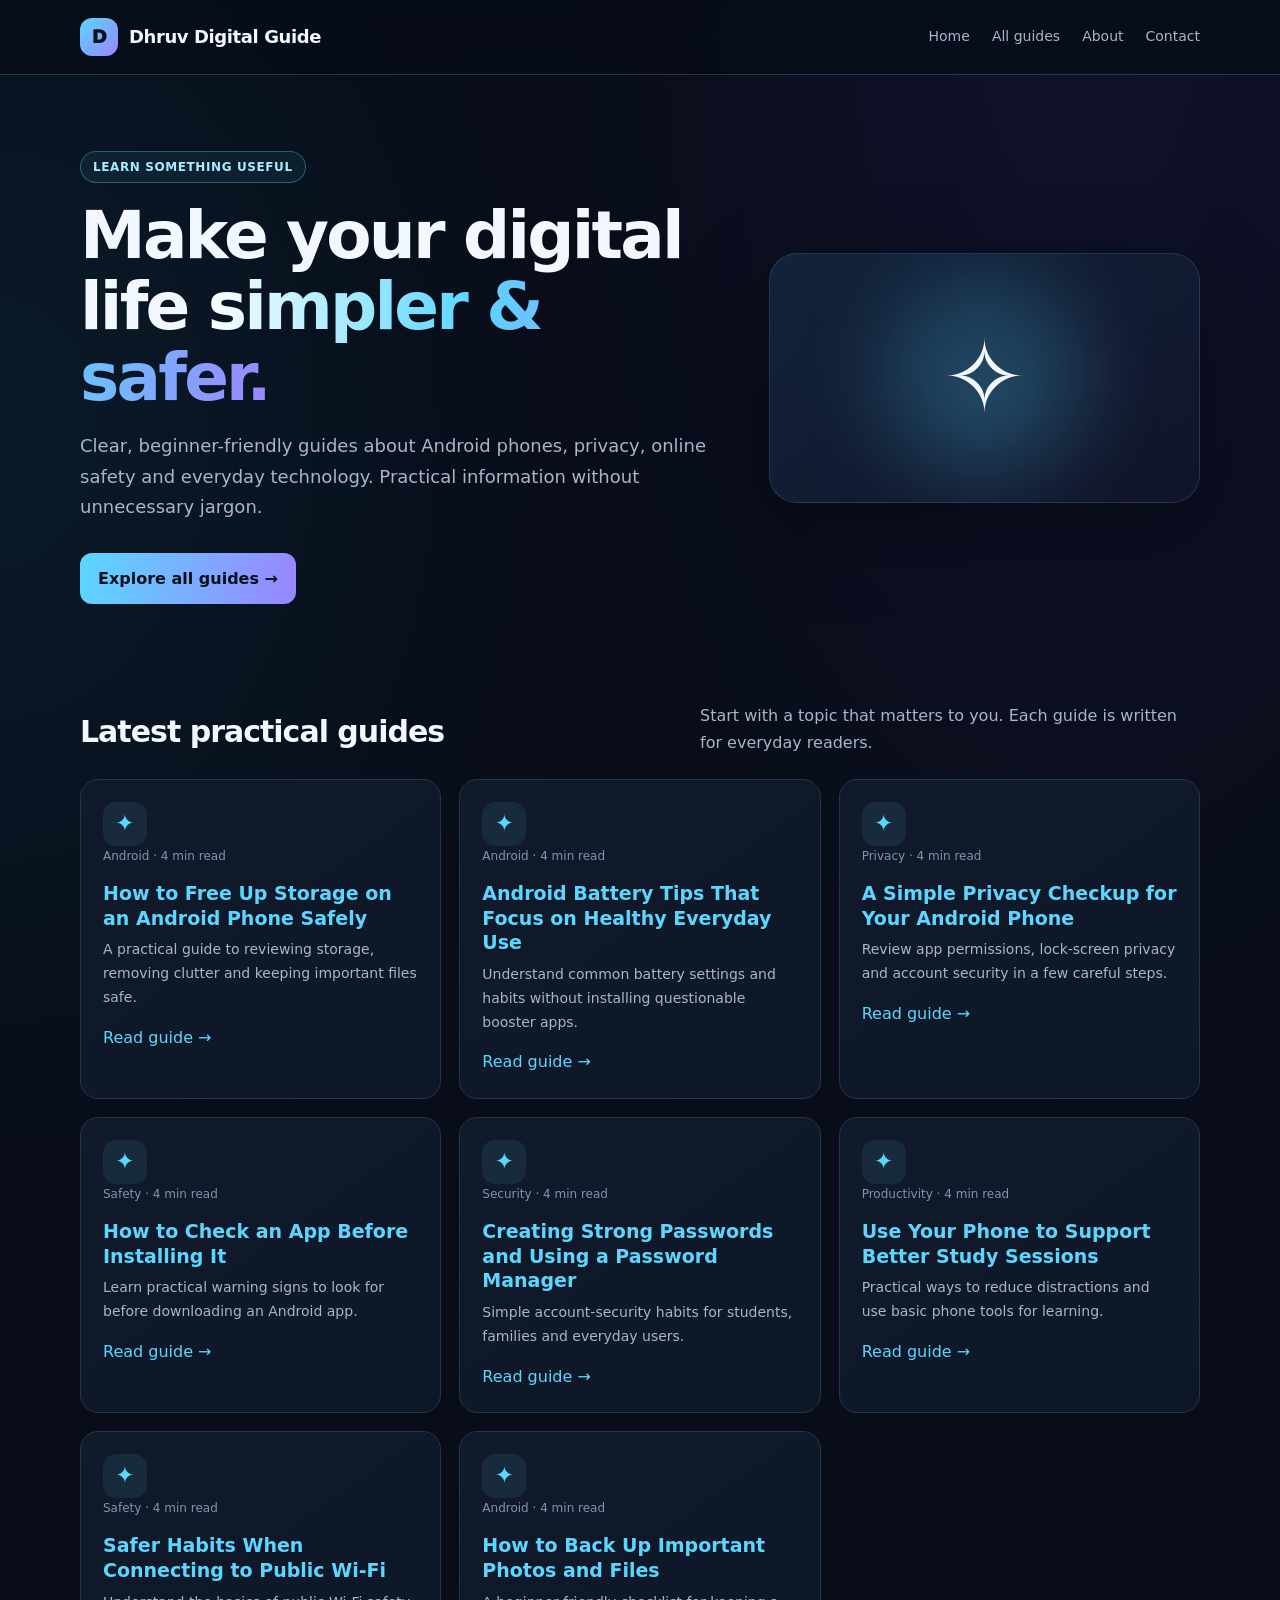
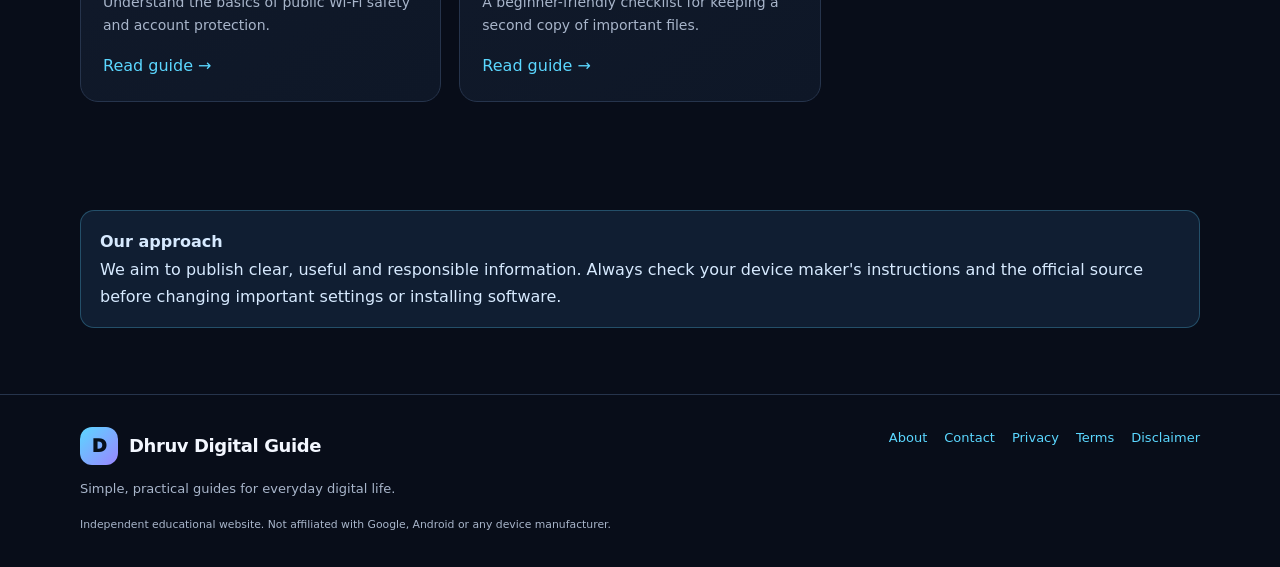
<file: index.html>
<!doctype html><html lang="en"><head><meta charset="utf-8"><meta name="viewport" content="width=device-width, initial-scale=1"><meta name="theme-color" content="#080d19"><meta name="description" content="Home — practical, beginner-friendly digital guides."><title>Home | Dhruv Digital Guide</title><link rel="stylesheet" href="style.css"></head><body>
<header><div class="wrap nav"><a class="brand" href="index.html"><span class="mark">D</span>Dhruv Digital Guide</a><button class="menu" aria-label="Toggle menu" onclick="document.querySelector('.links').classList.toggle('open')">Menu ☰</button><nav class="links"><a href="index.html">Home</a><a href="articles.html">All guides</a><a href="about.html">About</a><a href="contact.html">Contact</a></nav></div></header>
<main><div class="wrap hero"><div><span class="tag">Learn something useful</span><h1>Make your digital life <span class="grad">simpler & safer.</span></h1><p>Clear, beginner-friendly guides about Android phones, privacy, online safety and everyday technology. Practical information without unnecessary jargon.</p><a class="btn" href="articles.html">Explore all guides →</a></div><div class="hero-art"><div class="glow"></div><div class="art-icon">✧</div></div></div>
<section class="wrap section"><div class="section-head"><h2>Latest practical guides</h2><p>Start with a topic that matters to you. Each guide is written for everyday readers.</p></div><div class="grid"><article class="card"><div class="icon">✦</div><div class="meta">Android · 4 min read</div><h3><a href="android-storage-cleanup.html">How to Free Up Storage on an Android Phone Safely</a></h3><p>A practical guide to reviewing storage, removing clutter and keeping important files safe.</p><a href="android-storage-cleanup.html">Read guide →</a></article><article class="card"><div class="icon">✦</div><div class="meta">Android · 4 min read</div><h3><a href="android-battery-basics.html">Android Battery Tips That Focus on Healthy Everyday Use</a></h3><p>Understand common battery settings and habits without installing questionable booster apps.</p><a href="android-battery-basics.html">Read guide →</a></article><article class="card"><div class="icon">✦</div><div class="meta">Privacy · 4 min read</div><h3><a href="phone-privacy-checkup.html">A Simple Privacy Checkup for Your Android Phone</a></h3><p>Review app permissions, lock-screen privacy and account security in a few careful steps.</p><a href="phone-privacy-checkup.html">Read guide →</a></article><article class="card"><div class="icon">✦</div><div class="meta">Safety · 4 min read</div><h3><a href="spot-fake-apps.html">How to Check an App Before Installing It</a></h3><p>Learn practical warning signs to look for before downloading an Android app.</p><a href="spot-fake-apps.html">Read guide →</a></article><article class="card"><div class="icon">✦</div><div class="meta">Security · 4 min read</div><h3><a href="strong-passwords.html">Creating Strong Passwords and Using a Password Manager</a></h3><p>Simple account-security habits for students, families and everyday users.</p><a href="strong-passwords.html">Read guide →</a></article><article class="card"><div class="icon">✦</div><div class="meta">Productivity · 4 min read</div><h3><a href="study-focus-phone.html">Use Your Phone to Support Better Study Sessions</a></h3><p>Practical ways to reduce distractions and use basic phone tools for learning.</p><a href="study-focus-phone.html">Read guide →</a></article><article class="card"><div class="icon">✦</div><div class="meta">Safety · 4 min read</div><h3><a href="android-wifi-safety.html">Safer Habits When Connecting to Public Wi-Fi</a></h3><p>Understand the basics of public Wi-Fi safety and account protection.</p><a href="android-wifi-safety.html">Read guide →</a></article><article class="card"><div class="icon">✦</div><div class="meta">Android · 4 min read</div><h3><a href="backup-photos-files.html">How to Back Up Important Photos and Files</a></h3><p>A beginner-friendly checklist for keeping a second copy of important files.</p><a href="backup-photos-files.html">Read guide →</a></article></div></section>
<section class="wrap section"><div class="callout"><strong>Our approach</strong><br>We aim to publish clear, useful and responsible information. Always check your device maker's instructions and the official source before changing important settings or installing software.</div></section></main>
<footer><div class="wrap foot"><div><a class="brand" href="index.html"><span class="mark">D</span>Dhruv Digital Guide</a><p>Simple, practical guides for everyday digital life.</p><small>Independent educational website. Not affiliated with Google, Android or any device manufacturer.</small></div><div class="footlinks"><a href="about.html">About</a><a href="contact.html">Contact</a><a href="privacy.html">Privacy</a><a href="terms.html">Terms</a><a href="disclaimer.html">Disclaimer</a></div></div></footer>
<!--
ADSTERRA CODES — SAVED BUT NOT ACTIVATED

These third-party ad scripts are intentionally kept inactive until a parent/guardian
has reviewed the ad network, its content controls, privacy requirements, and payment
terms. To activate them, the ad provider's suitability and age restrictions must first
be checked. Do not remove the HTML comment markers around this section before review.

1) Smartlink_1
https://apiguinee.org/4/2d243e20252e56c6184b85cf75b7a0e7

2) SocialBar_1
<script data-cfasync="false" src="https://biomanos.org/14/e4bfc3122d1009dc7db2ef69af8358a9"></script>

3) Popunder_1
<script data-cfasync="false" src="https://benchform.org/1/a1a8a8d032a7e9cb450077a628d9d9c9"></script>

4) NativeBanner_1
<script async fetchpriority="high" data-cfasync="false" src="https://biomanos.org/21/c001a5ea73ec69a49c603a1303820b09"></script>
<div id="container-c001a5ea73ec69a49c603a1303820b09"></div>

5) 468x60_1
<script>
  atOptions = {
    'key' : 'd6b6adb035116bc2882b1736e8532c43',
    'format' : 'iframe',
    'height' : 60,
    'width' : 468,
    'params' : {}
  };
</script>
<script data-cfasync="false" src="https://biomanos.org/22/d6b6adb035116bc2882b1736e8532c43"></script>

6) 160x300_1
<script>
  atOptions = {
    'key' : 'b064e417459e8804ff102b0e2e2604f7',
    'format' : 'iframe',
    'height' : 300,
    'width' : 160,
    'params' : {}
  };
</script>
<script data-cfasync="false" src="https://biomanos.org/22/b064e417459e8804ff102b0e2e2604f7"></script>

7) 320x50_1
<script>
  atOptions = {
    'key' : '80567443a9a8bff4f7727f88dbbd9478',
    'format' : 'iframe',
    'height' : 50,
    'width' : 320,
    'params' : {}
  };
</script>
<script data-cfasync="false" src="https://biomanos.org/22/80567443a9a8bff4f7727f88dbbd9478"></script>

8) 728x90_1
<script>
  atOptions = {
    'key' : 'ec25f1893884f78e2d83041d92cc9b46',
    'format' : 'iframe',
    'height' : 90,
    'width' : 728,
    'params' : {}
  };
</script>
<script data-cfasync="false" src="https://biomanos.org/22/ec25f1893884f78e2d83041d92cc9b46"></script>

9) 160x600_1
<script>
  atOptions = {
    'key' : 'e3e07511fea2c4b2048c4707928a0d81',
    'format' : 'iframe',
    'height' : 600,
    'width' : 160,
    'params' : {}
  };
</script>
<script data-cfasync="false" src="https://biomanos.org/22/e3e07511fea2c4b2048c4707928a0d81"></script>

10) 300x250_1
<script>
  atOptions = {
    'key' : '2e6c6930602fa57a0e83d6c78efa64a0',
    'format' : 'iframe',
    'height' : 250,
    'width' : 300,
    'params' : {}
  };
</script>
<script data-cfasync="false" src="https://biomanos.org/22/2e6c6930602fa57a0e83d6c78efa64a0"></script>
-->

</body></html>
</file>
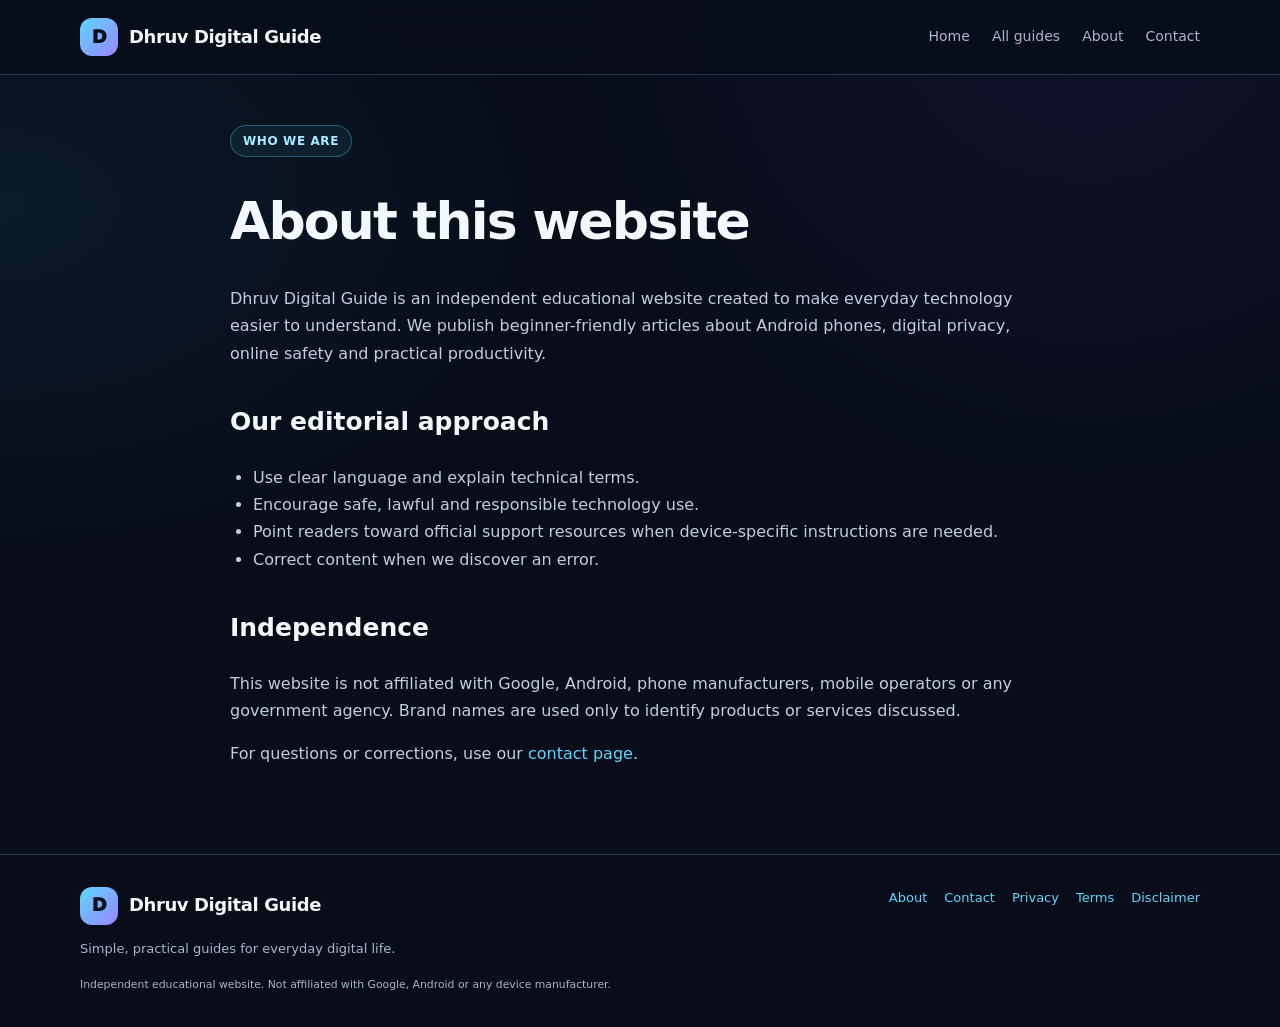
<file: about.html>
<!doctype html><html lang="en"><head><meta charset="utf-8"><meta name="viewport" content="width=device-width, initial-scale=1"><meta name="theme-color" content="#080d19"><meta name="description" content="About Dhruv Digital Guide — practical, beginner-friendly digital guides."><title>About Dhruv Digital Guide | Dhruv Digital Guide</title><link rel="stylesheet" href="style.css"></head><body>
<header><div class="wrap nav"><a class="brand" href="index.html"><span class="mark">D</span>Dhruv Digital Guide</a><button class="menu" aria-label="Toggle menu" onclick="document.querySelector('.links').classList.toggle('open')">Menu ☰</button><nav class="links"><a href="index.html">Home</a><a href="articles.html">All guides</a><a href="about.html">About</a><a href="contact.html">Contact</a></nav></div></header>
<main class="wrap content"><span class="tag">Who we are</span><h1>About this website</h1><p>Dhruv Digital Guide is an independent educational website created to make everyday technology easier to understand. We publish beginner-friendly articles about Android phones, digital privacy, online safety and practical productivity.</p><h2>Our editorial approach</h2><ul><li>Use clear language and explain technical terms.</li><li>Encourage safe, lawful and responsible technology use.</li><li>Point readers toward official support resources when device-specific instructions are needed.</li><li>Correct content when we discover an error.</li></ul><h2>Independence</h2><p>This website is not affiliated with Google, Android, phone manufacturers, mobile operators or any government agency. Brand names are used only to identify products or services discussed.</p><p>For questions or corrections, use our <a href="contact.html">contact page</a>.</p></main>
<footer><div class="wrap foot"><div><a class="brand" href="index.html"><span class="mark">D</span>Dhruv Digital Guide</a><p>Simple, practical guides for everyday digital life.</p><small>Independent educational website. Not affiliated with Google, Android or any device manufacturer.</small></div><div class="footlinks"><a href="about.html">About</a><a href="contact.html">Contact</a><a href="privacy.html">Privacy</a><a href="terms.html">Terms</a><a href="disclaimer.html">Disclaimer</a></div></div></footer></body></html>
</file>
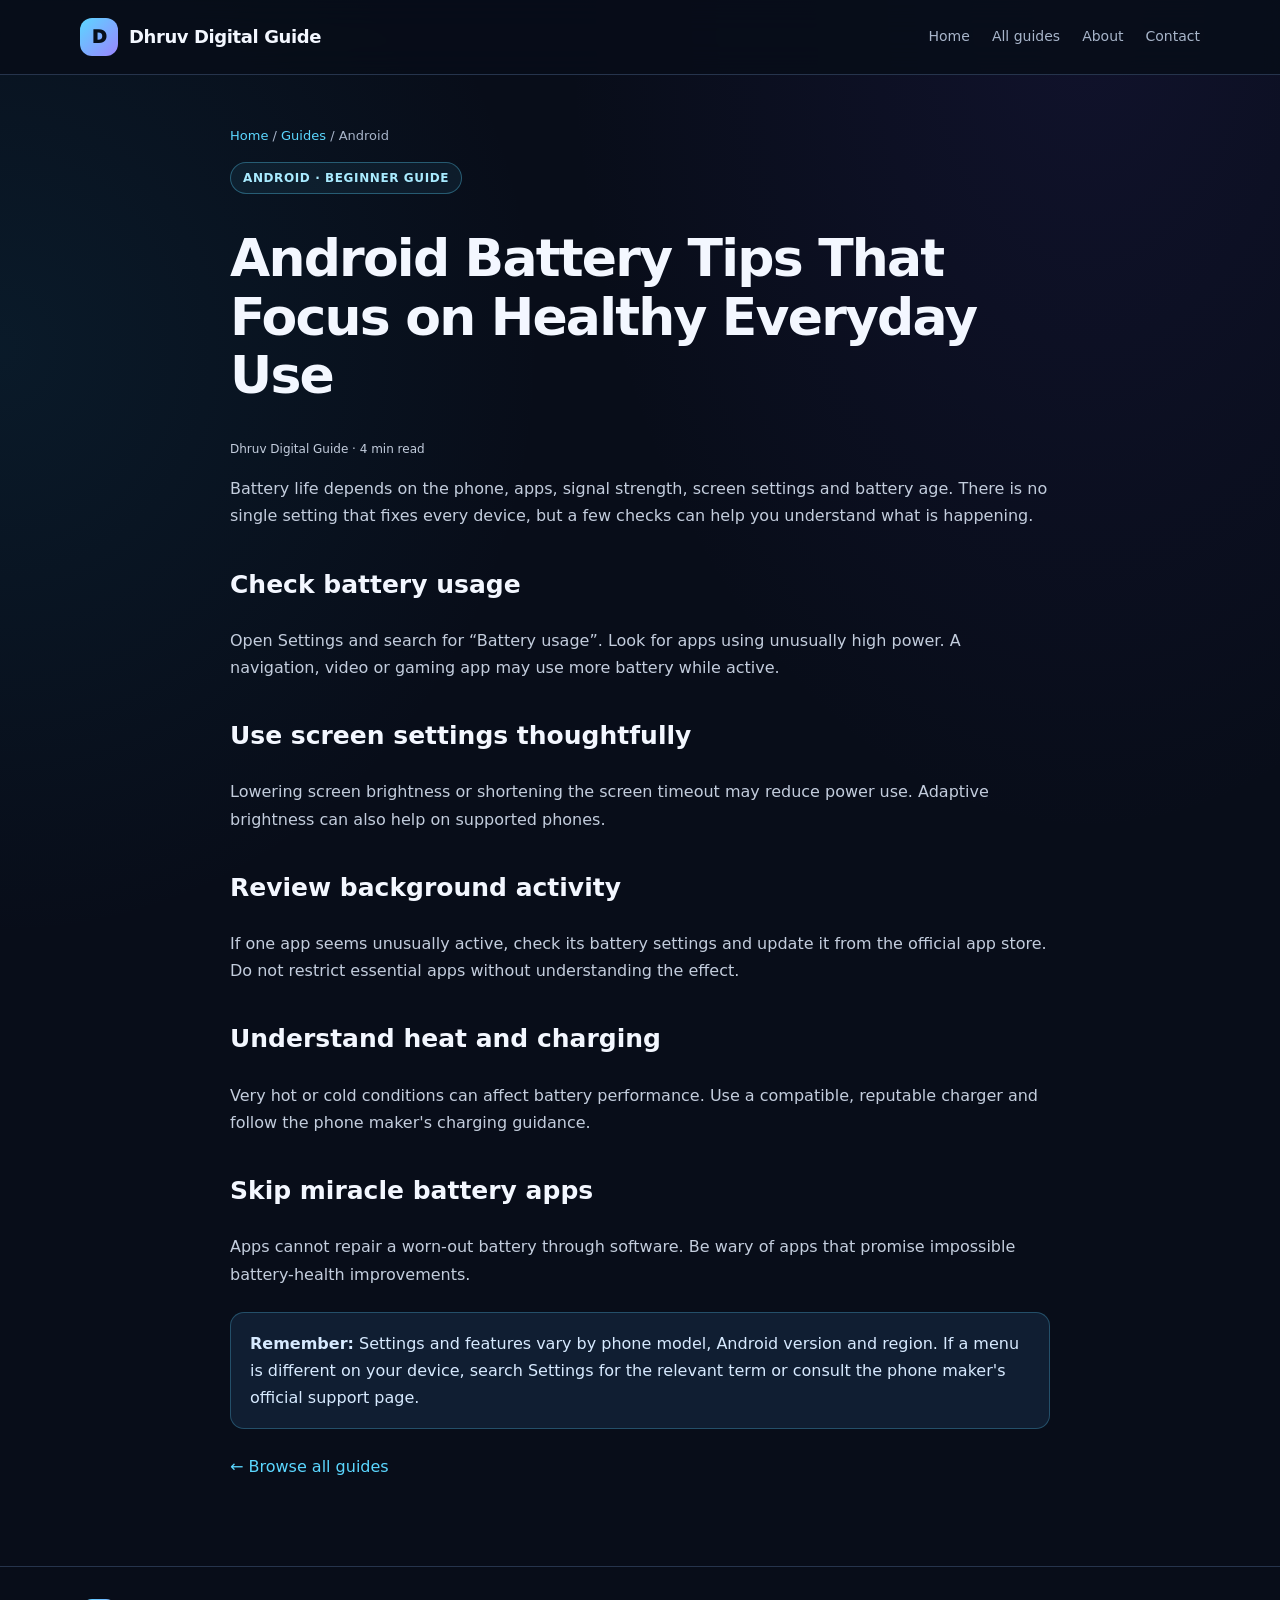
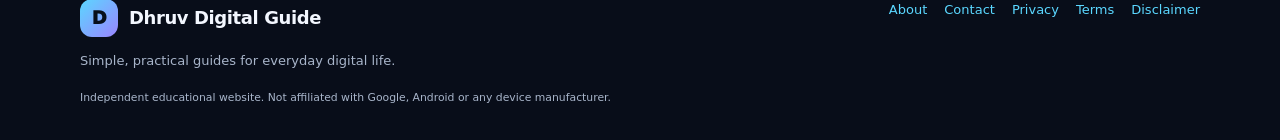
<file: android-battery-basics.html>
<!doctype html><html lang="en"><head><meta charset="utf-8"><meta name="viewport" content="width=device-width, initial-scale=1"><meta name="theme-color" content="#080d19"><meta name="description" content="Android Battery Tips That Focus on Healthy Everyday Use — practical, beginner-friendly digital guides."><title>Android Battery Tips That Focus on Healthy Everyday Use | Dhruv Digital Guide</title><link rel="stylesheet" href="style.css"></head><body>
<header><div class="wrap nav"><a class="brand" href="index.html"><span class="mark">D</span>Dhruv Digital Guide</a><button class="menu" aria-label="Toggle menu" onclick="document.querySelector('.links').classList.toggle('open')">Menu ☰</button><nav class="links"><a href="index.html">Home</a><a href="articles.html">All guides</a><a href="about.html">About</a><a href="contact.html">Contact</a></nav></div></header>
<main class="wrap content"><div class="breadcrumb"><a href="index.html">Home</a> / <a href="articles.html">Guides</a> / Android</div><span class="tag">Android · Beginner guide</span><h1>Android Battery Tips That Focus on Healthy Everyday Use</h1><p class="meta">Dhruv Digital Guide · 4 min read</p><p>Battery life depends on the phone, apps, signal strength, screen settings and battery age. There is no single setting that fixes every device, but a few checks can help you understand what is happening.</p><h2>Check battery usage</h2><p>Open Settings and search for “Battery usage”. Look for apps using unusually high power. A navigation, video or gaming app may use more battery while active.</p><h2>Use screen settings thoughtfully</h2><p>Lowering screen brightness or shortening the screen timeout may reduce power use. Adaptive brightness can also help on supported phones.</p><h2>Review background activity</h2><p>If one app seems unusually active, check its battery settings and update it from the official app store. Do not restrict essential apps without understanding the effect.</p><h2>Understand heat and charging</h2><p>Very hot or cold conditions can affect battery performance. Use a compatible, reputable charger and follow the phone maker's charging guidance.</p><h2>Skip miracle battery apps</h2><p>Apps cannot repair a worn-out battery through software. Be wary of apps that promise impossible battery-health improvements.</p><div class="callout"><strong>Remember:</strong> Settings and features vary by phone model, Android version and region. If a menu is different on your device, search Settings for the relevant term or consult the phone maker's official support page.</div><p><a href="articles.html">← Browse all guides</a></p></main>
<footer><div class="wrap foot"><div><a class="brand" href="index.html"><span class="mark">D</span>Dhruv Digital Guide</a><p>Simple, practical guides for everyday digital life.</p><small>Independent educational website. Not affiliated with Google, Android or any device manufacturer.</small></div><div class="footlinks"><a href="about.html">About</a><a href="contact.html">Contact</a><a href="privacy.html">Privacy</a><a href="terms.html">Terms</a><a href="disclaimer.html">Disclaimer</a></div></div></footer></body></html>
</file>
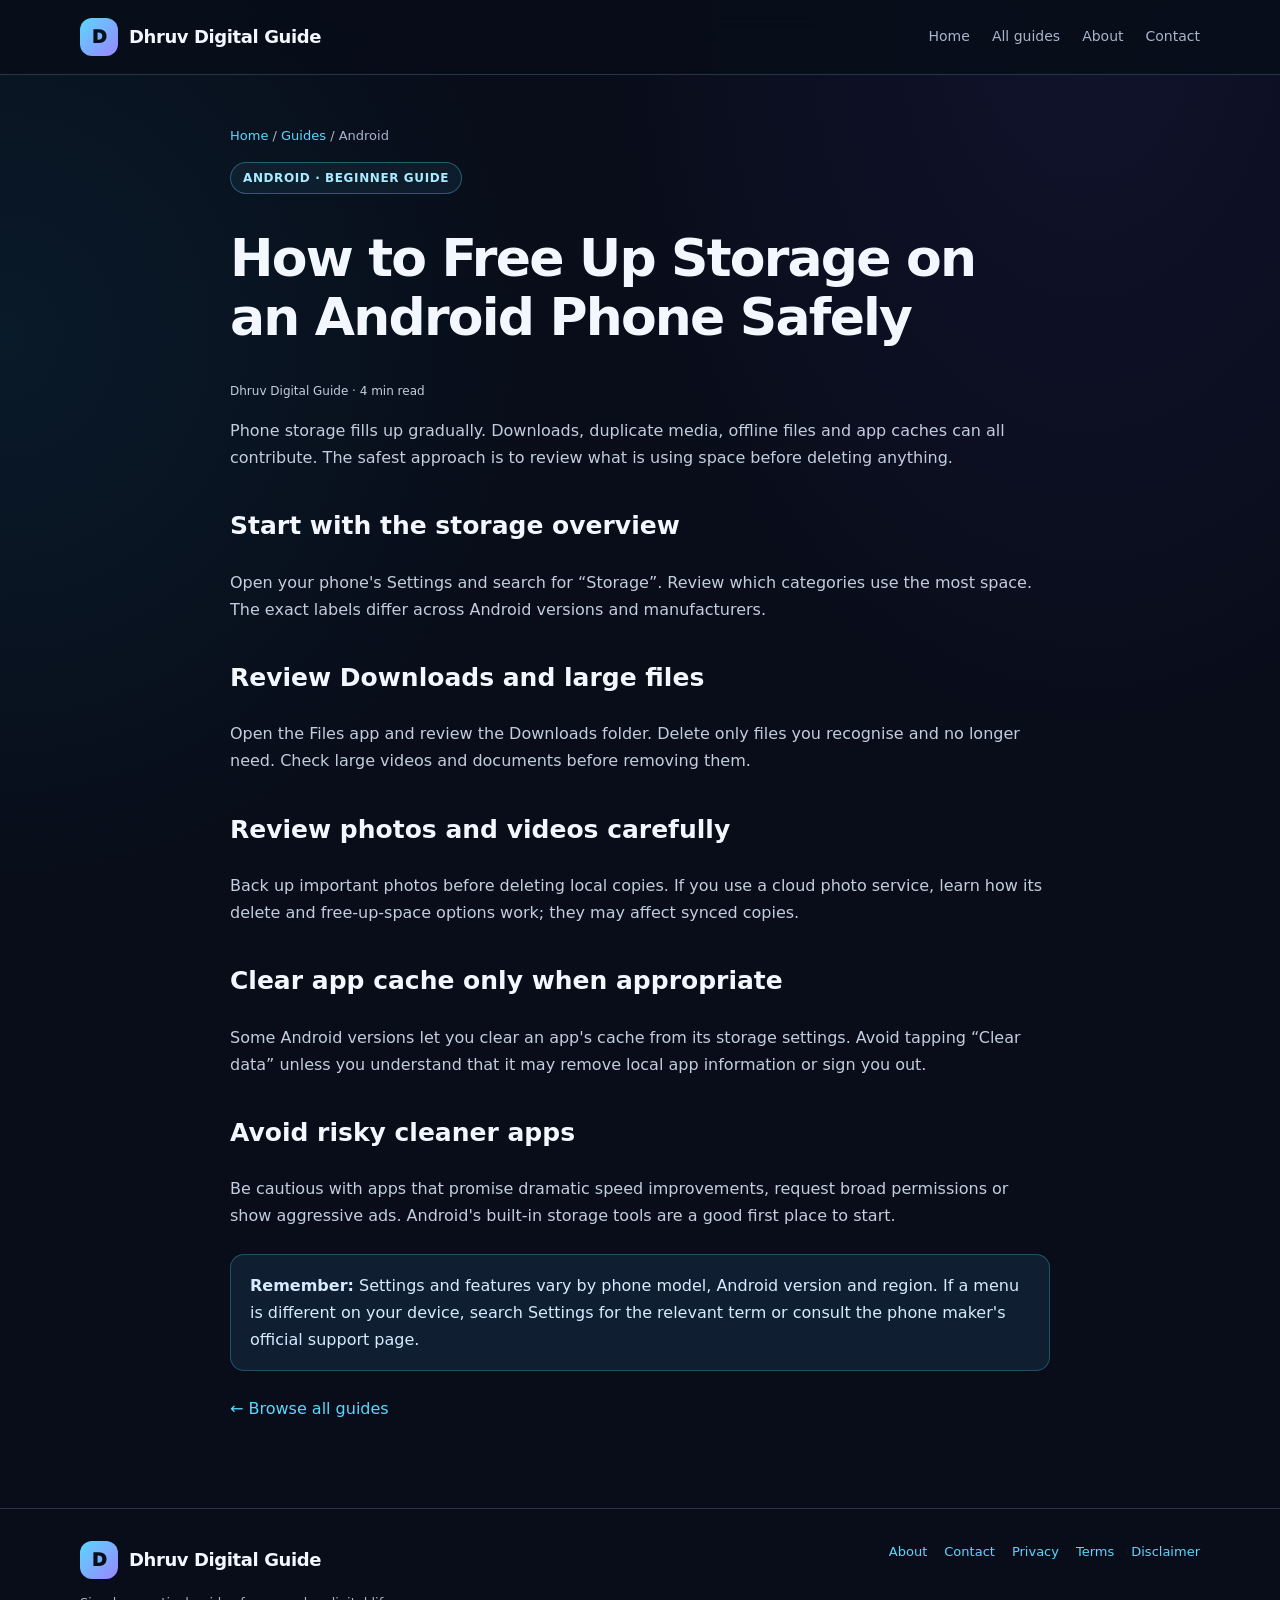
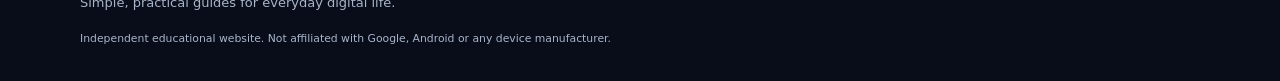
<file: android-storage-cleanup.html>
<!doctype html><html lang="en"><head><meta charset="utf-8"><meta name="viewport" content="width=device-width, initial-scale=1"><meta name="theme-color" content="#080d19"><meta name="description" content="How to Free Up Storage on an Android Phone Safely — practical, beginner-friendly digital guides."><title>How to Free Up Storage on an Android Phone Safely | Dhruv Digital Guide</title><link rel="stylesheet" href="style.css"></head><body>
<header><div class="wrap nav"><a class="brand" href="index.html"><span class="mark">D</span>Dhruv Digital Guide</a><button class="menu" aria-label="Toggle menu" onclick="document.querySelector('.links').classList.toggle('open')">Menu ☰</button><nav class="links"><a href="index.html">Home</a><a href="articles.html">All guides</a><a href="about.html">About</a><a href="contact.html">Contact</a></nav></div></header>
<main class="wrap content"><div class="breadcrumb"><a href="index.html">Home</a> / <a href="articles.html">Guides</a> / Android</div><span class="tag">Android · Beginner guide</span><h1>How to Free Up Storage on an Android Phone Safely</h1><p class="meta">Dhruv Digital Guide · 4 min read</p><p>Phone storage fills up gradually. Downloads, duplicate media, offline files and app caches can all contribute. The safest approach is to review what is using space before deleting anything.</p><h2>Start with the storage overview</h2><p>Open your phone's Settings and search for “Storage”. Review which categories use the most space. The exact labels differ across Android versions and manufacturers.</p><h2>Review Downloads and large files</h2><p>Open the Files app and review the Downloads folder. Delete only files you recognise and no longer need. Check large videos and documents before removing them.</p><h2>Review photos and videos carefully</h2><p>Back up important photos before deleting local copies. If you use a cloud photo service, learn how its delete and free-up-space options work; they may affect synced copies.</p><h2>Clear app cache only when appropriate</h2><p>Some Android versions let you clear an app's cache from its storage settings. Avoid tapping “Clear data” unless you understand that it may remove local app information or sign you out.</p><h2>Avoid risky cleaner apps</h2><p>Be cautious with apps that promise dramatic speed improvements, request broad permissions or show aggressive ads. Android's built-in storage tools are a good first place to start.</p><div class="callout"><strong>Remember:</strong> Settings and features vary by phone model, Android version and region. If a menu is different on your device, search Settings for the relevant term or consult the phone maker's official support page.</div><p><a href="articles.html">← Browse all guides</a></p></main>
<footer><div class="wrap foot"><div><a class="brand" href="index.html"><span class="mark">D</span>Dhruv Digital Guide</a><p>Simple, practical guides for everyday digital life.</p><small>Independent educational website. Not affiliated with Google, Android or any device manufacturer.</small></div><div class="footlinks"><a href="about.html">About</a><a href="contact.html">Contact</a><a href="privacy.html">Privacy</a><a href="terms.html">Terms</a><a href="disclaimer.html">Disclaimer</a></div></div></footer></body></html>
</file>
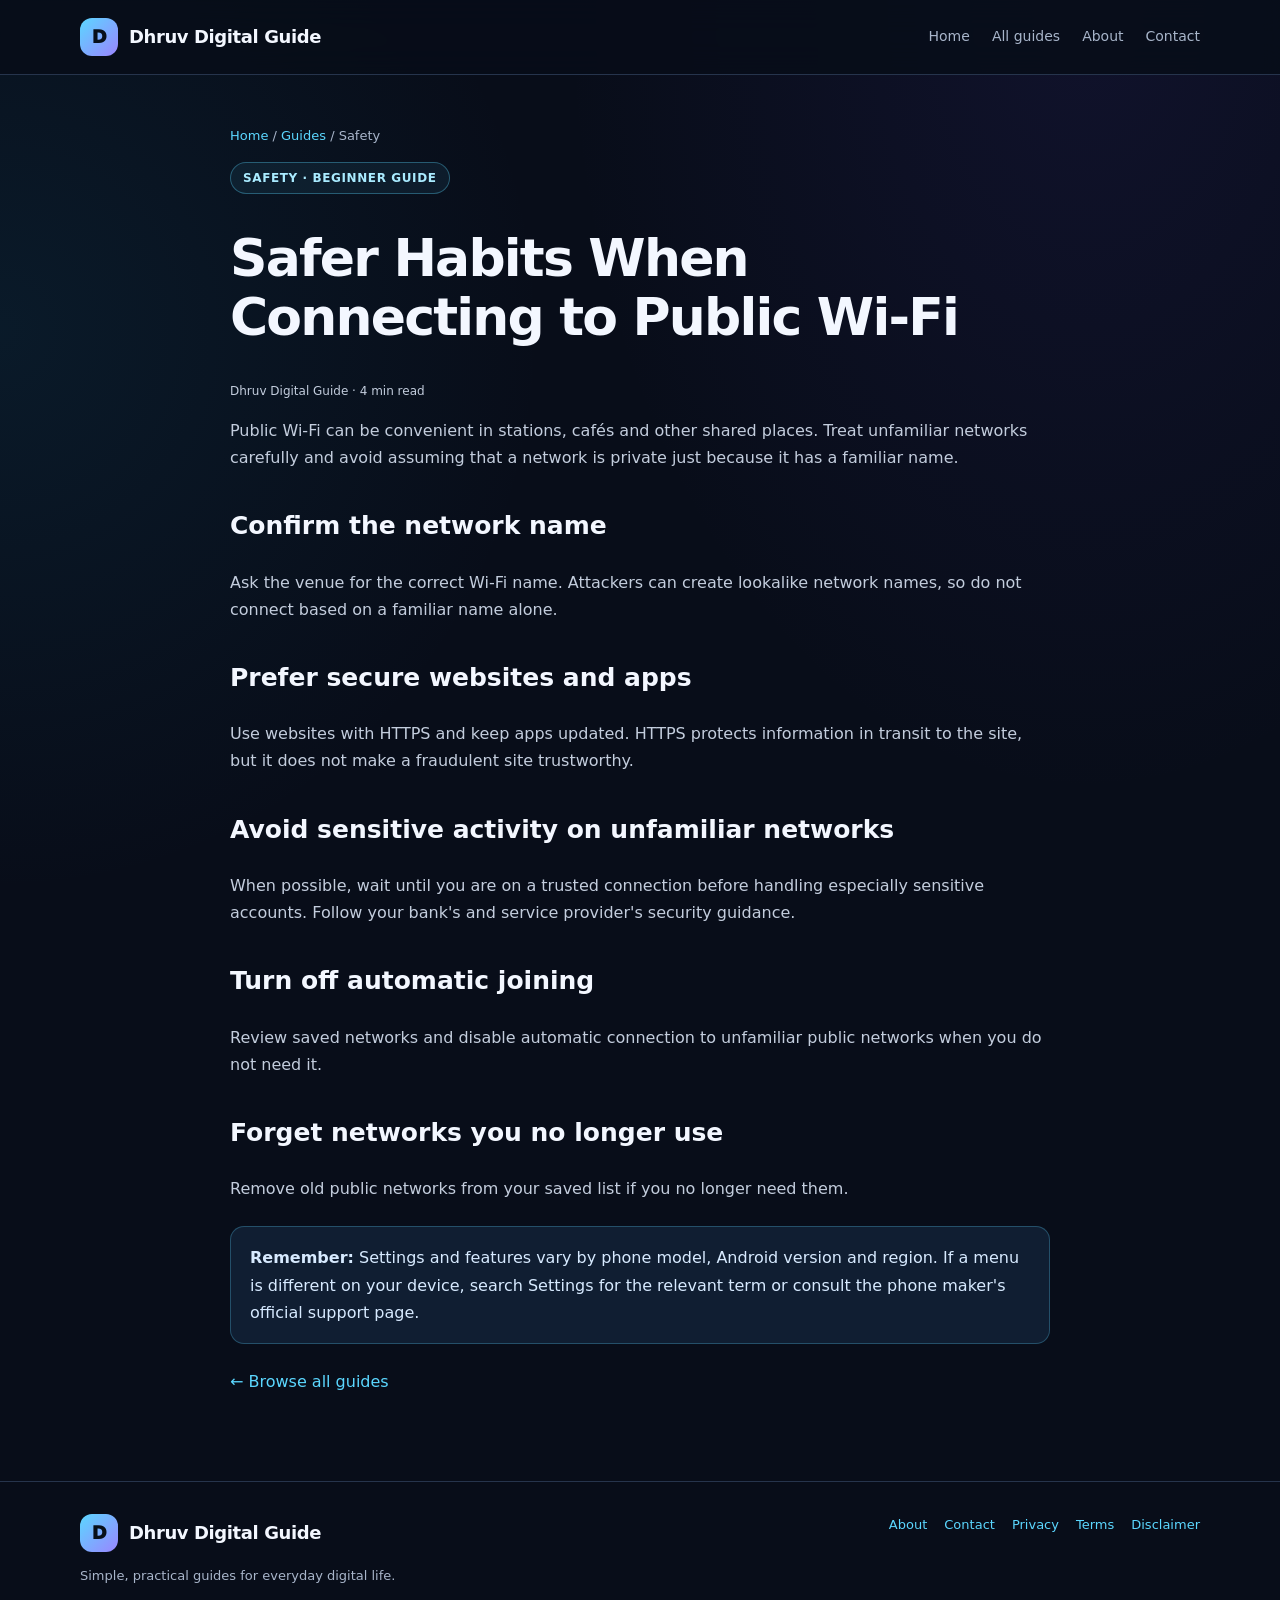
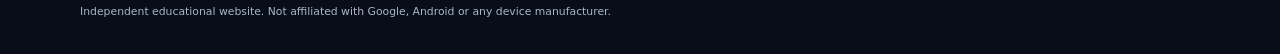
<file: android-wifi-safety.html>
<!doctype html><html lang="en"><head><meta charset="utf-8"><meta name="viewport" content="width=device-width, initial-scale=1"><meta name="theme-color" content="#080d19"><meta name="description" content="Safer Habits When Connecting to Public Wi-Fi — practical, beginner-friendly digital guides."><title>Safer Habits When Connecting to Public Wi-Fi | Dhruv Digital Guide</title><link rel="stylesheet" href="style.css"></head><body>
<header><div class="wrap nav"><a class="brand" href="index.html"><span class="mark">D</span>Dhruv Digital Guide</a><button class="menu" aria-label="Toggle menu" onclick="document.querySelector('.links').classList.toggle('open')">Menu ☰</button><nav class="links"><a href="index.html">Home</a><a href="articles.html">All guides</a><a href="about.html">About</a><a href="contact.html">Contact</a></nav></div></header>
<main class="wrap content"><div class="breadcrumb"><a href="index.html">Home</a> / <a href="articles.html">Guides</a> / Safety</div><span class="tag">Safety · Beginner guide</span><h1>Safer Habits When Connecting to Public Wi-Fi</h1><p class="meta">Dhruv Digital Guide · 4 min read</p><p>Public Wi-Fi can be convenient in stations, cafés and other shared places. Treat unfamiliar networks carefully and avoid assuming that a network is private just because it has a familiar name.</p><h2>Confirm the network name</h2><p>Ask the venue for the correct Wi-Fi name. Attackers can create lookalike network names, so do not connect based on a familiar name alone.</p><h2>Prefer secure websites and apps</h2><p>Use websites with HTTPS and keep apps updated. HTTPS protects information in transit to the site, but it does not make a fraudulent site trustworthy.</p><h2>Avoid sensitive activity on unfamiliar networks</h2><p>When possible, wait until you are on a trusted connection before handling especially sensitive accounts. Follow your bank's and service provider's security guidance.</p><h2>Turn off automatic joining</h2><p>Review saved networks and disable automatic connection to unfamiliar public networks when you do not need it.</p><h2>Forget networks you no longer use</h2><p>Remove old public networks from your saved list if you no longer need them.</p><div class="callout"><strong>Remember:</strong> Settings and features vary by phone model, Android version and region. If a menu is different on your device, search Settings for the relevant term or consult the phone maker's official support page.</div><p><a href="articles.html">← Browse all guides</a></p></main>
<footer><div class="wrap foot"><div><a class="brand" href="index.html"><span class="mark">D</span>Dhruv Digital Guide</a><p>Simple, practical guides for everyday digital life.</p><small>Independent educational website. Not affiliated with Google, Android or any device manufacturer.</small></div><div class="footlinks"><a href="about.html">About</a><a href="contact.html">Contact</a><a href="privacy.html">Privacy</a><a href="terms.html">Terms</a><a href="disclaimer.html">Disclaimer</a></div></div></footer></body></html>
</file>
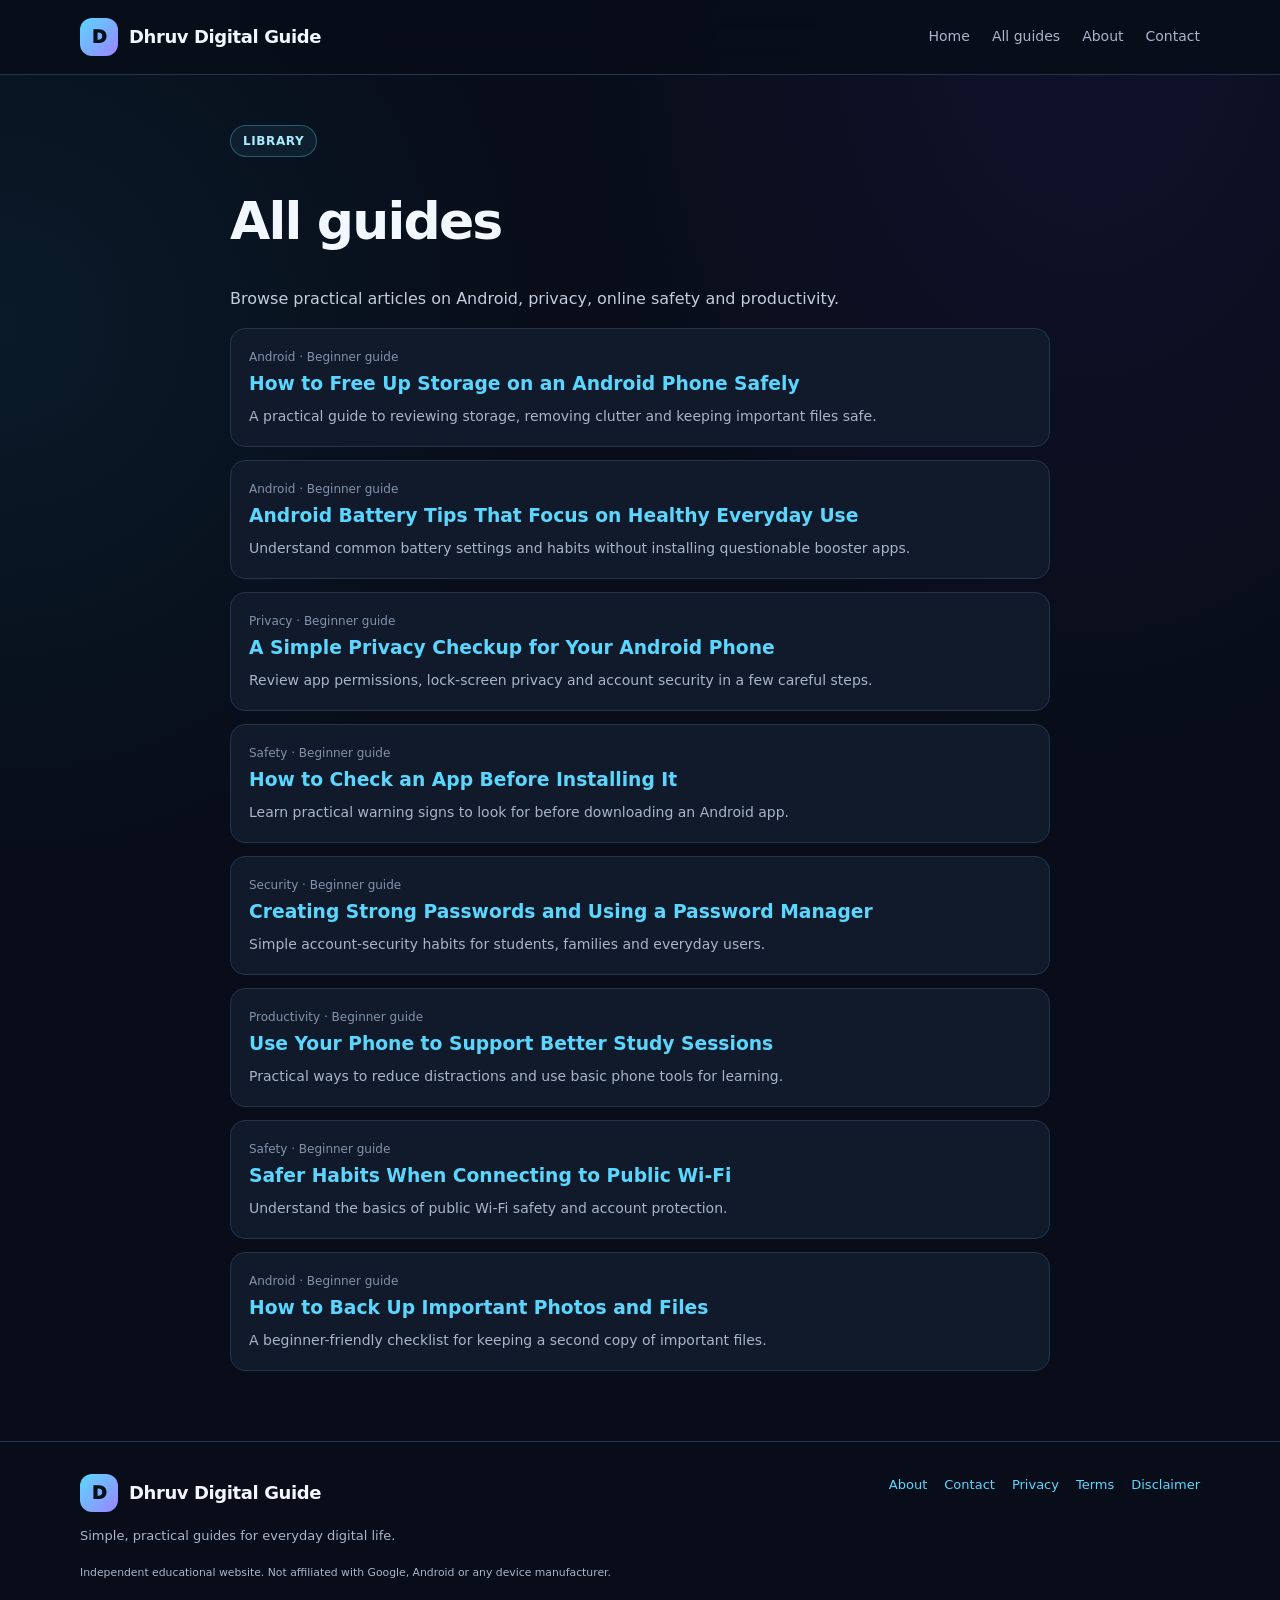
<file: articles.html>
<!doctype html><html lang="en"><head><meta charset="utf-8"><meta name="viewport" content="width=device-width, initial-scale=1"><meta name="theme-color" content="#080d19"><meta name="description" content="All guides — practical, beginner-friendly digital guides."><title>All guides | Dhruv Digital Guide</title><link rel="stylesheet" href="style.css"></head><body>
<header><div class="wrap nav"><a class="brand" href="index.html"><span class="mark">D</span>Dhruv Digital Guide</a><button class="menu" aria-label="Toggle menu" onclick="document.querySelector('.links').classList.toggle('open')">Menu ☰</button><nav class="links"><a href="index.html">Home</a><a href="articles.html">All guides</a><a href="about.html">About</a><a href="contact.html">Contact</a></nav></div></header>
<main class="wrap content"><span class="tag">Library</span><h1>All guides</h1><p>Browse practical articles on Android, privacy, online safety and productivity.</p><div class="article-list"><div class="article-row"><div class="meta">Android · Beginner guide</div><h3><a href="android-storage-cleanup.html">How to Free Up Storage on an Android Phone Safely</a></h3><p>A practical guide to reviewing storage, removing clutter and keeping important files safe.</p></div><div class="article-row"><div class="meta">Android · Beginner guide</div><h3><a href="android-battery-basics.html">Android Battery Tips That Focus on Healthy Everyday Use</a></h3><p>Understand common battery settings and habits without installing questionable booster apps.</p></div><div class="article-row"><div class="meta">Privacy · Beginner guide</div><h3><a href="phone-privacy-checkup.html">A Simple Privacy Checkup for Your Android Phone</a></h3><p>Review app permissions, lock-screen privacy and account security in a few careful steps.</p></div><div class="article-row"><div class="meta">Safety · Beginner guide</div><h3><a href="spot-fake-apps.html">How to Check an App Before Installing It</a></h3><p>Learn practical warning signs to look for before downloading an Android app.</p></div><div class="article-row"><div class="meta">Security · Beginner guide</div><h3><a href="strong-passwords.html">Creating Strong Passwords and Using a Password Manager</a></h3><p>Simple account-security habits for students, families and everyday users.</p></div><div class="article-row"><div class="meta">Productivity · Beginner guide</div><h3><a href="study-focus-phone.html">Use Your Phone to Support Better Study Sessions</a></h3><p>Practical ways to reduce distractions and use basic phone tools for learning.</p></div><div class="article-row"><div class="meta">Safety · Beginner guide</div><h3><a href="android-wifi-safety.html">Safer Habits When Connecting to Public Wi-Fi</a></h3><p>Understand the basics of public Wi-Fi safety and account protection.</p></div><div class="article-row"><div class="meta">Android · Beginner guide</div><h3><a href="backup-photos-files.html">How to Back Up Important Photos and Files</a></h3><p>A beginner-friendly checklist for keeping a second copy of important files.</p></div></div></main>
<footer><div class="wrap foot"><div><a class="brand" href="index.html"><span class="mark">D</span>Dhruv Digital Guide</a><p>Simple, practical guides for everyday digital life.</p><small>Independent educational website. Not affiliated with Google, Android or any device manufacturer.</small></div><div class="footlinks"><a href="about.html">About</a><a href="contact.html">Contact</a><a href="privacy.html">Privacy</a><a href="terms.html">Terms</a><a href="disclaimer.html">Disclaimer</a></div></div></footer></body></html>
</file>
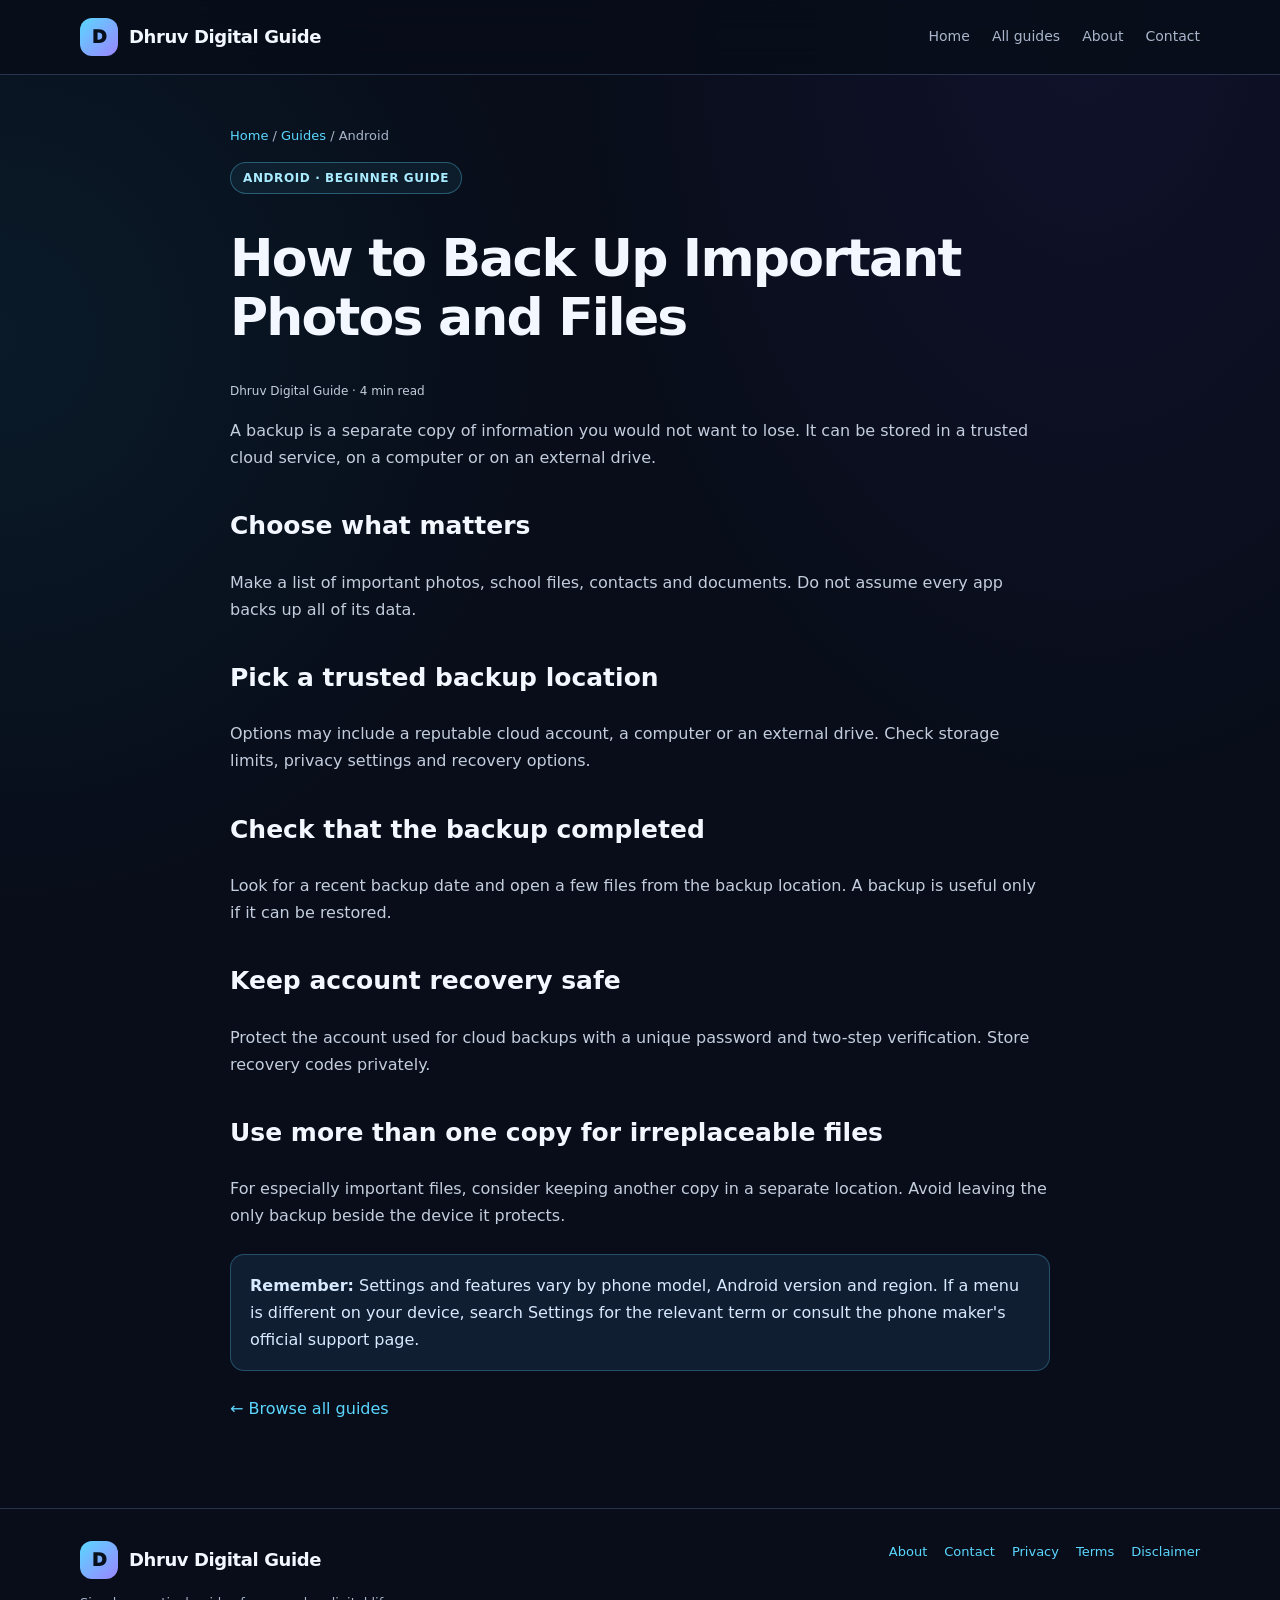
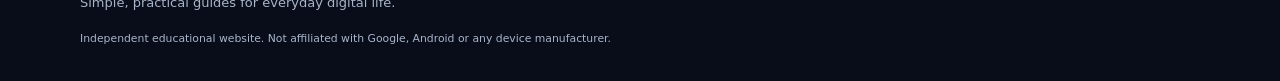
<file: backup-photos-files.html>
<!doctype html><html lang="en"><head><meta charset="utf-8"><meta name="viewport" content="width=device-width, initial-scale=1"><meta name="theme-color" content="#080d19"><meta name="description" content="How to Back Up Important Photos and Files — practical, beginner-friendly digital guides."><title>How to Back Up Important Photos and Files | Dhruv Digital Guide</title><link rel="stylesheet" href="style.css"></head><body>
<header><div class="wrap nav"><a class="brand" href="index.html"><span class="mark">D</span>Dhruv Digital Guide</a><button class="menu" aria-label="Toggle menu" onclick="document.querySelector('.links').classList.toggle('open')">Menu ☰</button><nav class="links"><a href="index.html">Home</a><a href="articles.html">All guides</a><a href="about.html">About</a><a href="contact.html">Contact</a></nav></div></header>
<main class="wrap content"><div class="breadcrumb"><a href="index.html">Home</a> / <a href="articles.html">Guides</a> / Android</div><span class="tag">Android · Beginner guide</span><h1>How to Back Up Important Photos and Files</h1><p class="meta">Dhruv Digital Guide · 4 min read</p><p>A backup is a separate copy of information you would not want to lose. It can be stored in a trusted cloud service, on a computer or on an external drive.</p><h2>Choose what matters</h2><p>Make a list of important photos, school files, contacts and documents. Do not assume every app backs up all of its data.</p><h2>Pick a trusted backup location</h2><p>Options may include a reputable cloud account, a computer or an external drive. Check storage limits, privacy settings and recovery options.</p><h2>Check that the backup completed</h2><p>Look for a recent backup date and open a few files from the backup location. A backup is useful only if it can be restored.</p><h2>Keep account recovery safe</h2><p>Protect the account used for cloud backups with a unique password and two-step verification. Store recovery codes privately.</p><h2>Use more than one copy for irreplaceable files</h2><p>For especially important files, consider keeping another copy in a separate location. Avoid leaving the only backup beside the device it protects.</p><div class="callout"><strong>Remember:</strong> Settings and features vary by phone model, Android version and region. If a menu is different on your device, search Settings for the relevant term or consult the phone maker's official support page.</div><p><a href="articles.html">← Browse all guides</a></p></main>
<footer><div class="wrap foot"><div><a class="brand" href="index.html"><span class="mark">D</span>Dhruv Digital Guide</a><p>Simple, practical guides for everyday digital life.</p><small>Independent educational website. Not affiliated with Google, Android or any device manufacturer.</small></div><div class="footlinks"><a href="about.html">About</a><a href="contact.html">Contact</a><a href="privacy.html">Privacy</a><a href="terms.html">Terms</a><a href="disclaimer.html">Disclaimer</a></div></div></footer></body></html>
</file>
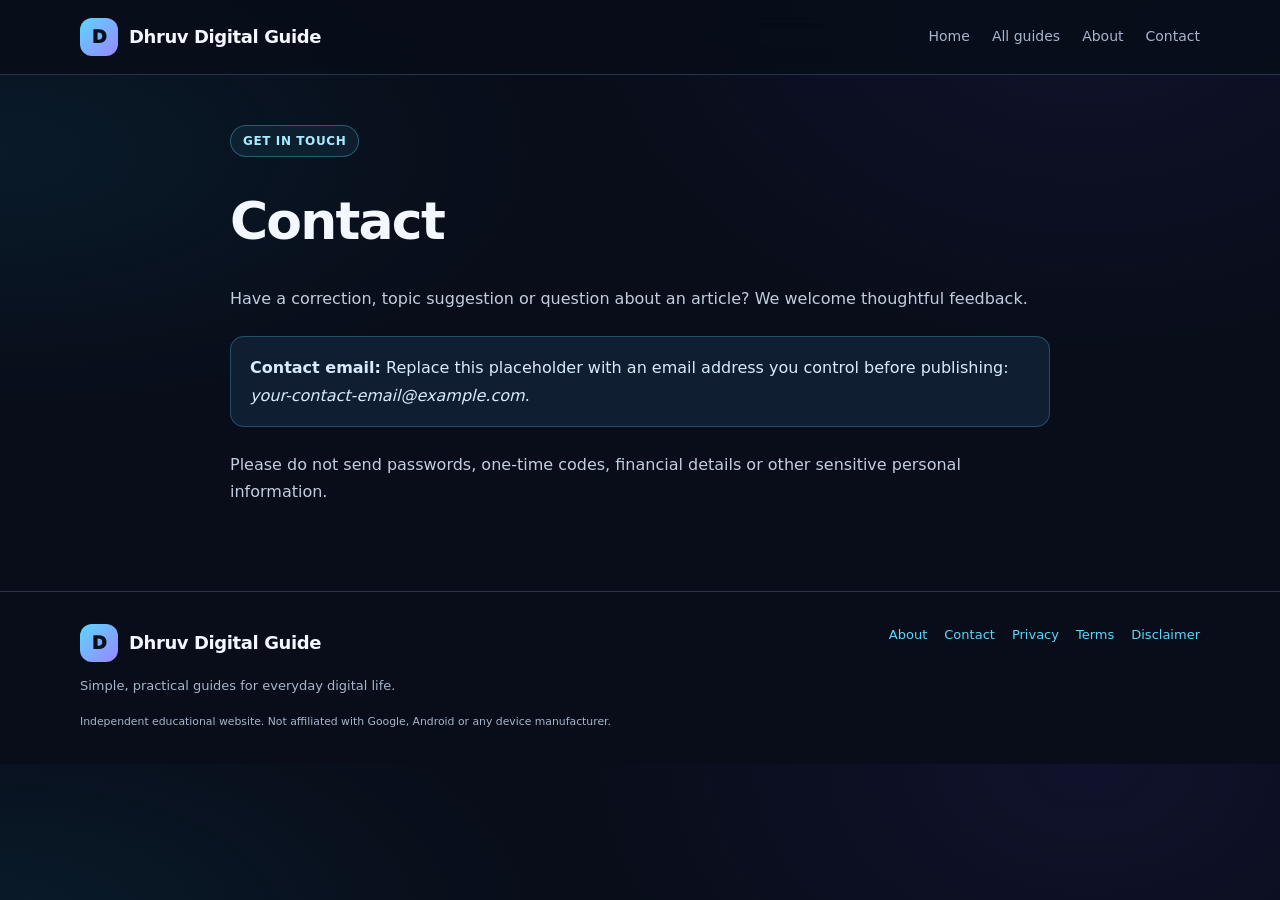
<file: contact.html>
<!doctype html><html lang="en"><head><meta charset="utf-8"><meta name="viewport" content="width=device-width, initial-scale=1"><meta name="theme-color" content="#080d19"><meta name="description" content="Contact — practical, beginner-friendly digital guides."><title>Contact | Dhruv Digital Guide</title><link rel="stylesheet" href="style.css"></head><body>
<header><div class="wrap nav"><a class="brand" href="index.html"><span class="mark">D</span>Dhruv Digital Guide</a><button class="menu" aria-label="Toggle menu" onclick="document.querySelector('.links').classList.toggle('open')">Menu ☰</button><nav class="links"><a href="index.html">Home</a><a href="articles.html">All guides</a><a href="about.html">About</a><a href="contact.html">Contact</a></nav></div></header>
<main class="wrap content"><span class="tag">Get in touch</span><h1>Contact</h1><p>Have a correction, topic suggestion or question about an article? We welcome thoughtful feedback.</p><div class="callout"><strong>Contact email:</strong> Replace this placeholder with an email address you control before publishing: <em>your-contact-email@example.com</em>.</div><p>Please do not send passwords, one-time codes, financial details or other sensitive personal information.</p></main>
<footer><div class="wrap foot"><div><a class="brand" href="index.html"><span class="mark">D</span>Dhruv Digital Guide</a><p>Simple, practical guides for everyday digital life.</p><small>Independent educational website. Not affiliated with Google, Android or any device manufacturer.</small></div><div class="footlinks"><a href="about.html">About</a><a href="contact.html">Contact</a><a href="privacy.html">Privacy</a><a href="terms.html">Terms</a><a href="disclaimer.html">Disclaimer</a></div></div></footer></body></html>
</file>
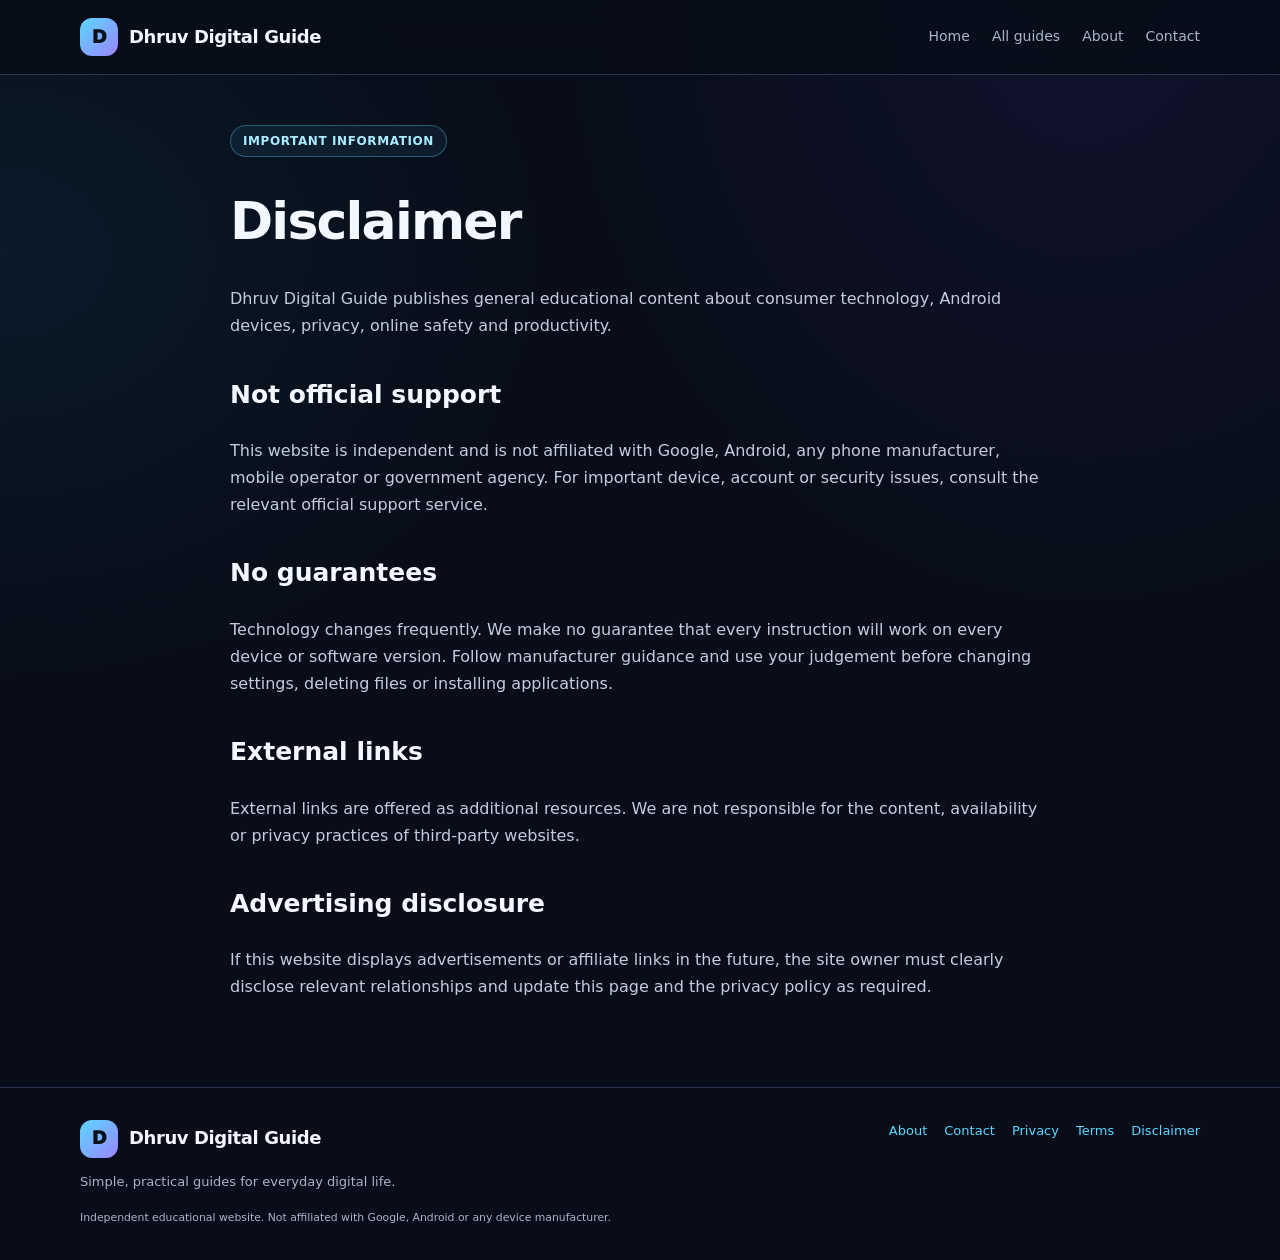
<file: disclaimer.html>
<!doctype html><html lang="en"><head><meta charset="utf-8"><meta name="viewport" content="width=device-width, initial-scale=1"><meta name="theme-color" content="#080d19"><meta name="description" content="Disclaimer — practical, beginner-friendly digital guides."><title>Disclaimer | Dhruv Digital Guide</title><link rel="stylesheet" href="style.css"></head><body>
<header><div class="wrap nav"><a class="brand" href="index.html"><span class="mark">D</span>Dhruv Digital Guide</a><button class="menu" aria-label="Toggle menu" onclick="document.querySelector('.links').classList.toggle('open')">Menu ☰</button><nav class="links"><a href="index.html">Home</a><a href="articles.html">All guides</a><a href="about.html">About</a><a href="contact.html">Contact</a></nav></div></header>
<main class="wrap content"><span class="tag">Important information</span><h1>Disclaimer</h1><p>Dhruv Digital Guide publishes general educational content about consumer technology, Android devices, privacy, online safety and productivity.</p><h2>Not official support</h2><p>This website is independent and is not affiliated with Google, Android, any phone manufacturer, mobile operator or government agency. For important device, account or security issues, consult the relevant official support service.</p><h2>No guarantees</h2><p>Technology changes frequently. We make no guarantee that every instruction will work on every device or software version. Follow manufacturer guidance and use your judgement before changing settings, deleting files or installing applications.</p><h2>External links</h2><p>External links are offered as additional resources. We are not responsible for the content, availability or privacy practices of third-party websites.</p><h2>Advertising disclosure</h2><p>If this website displays advertisements or affiliate links in the future, the site owner must clearly disclose relevant relationships and update this page and the privacy policy as required.</p></main>
<footer><div class="wrap foot"><div><a class="brand" href="index.html"><span class="mark">D</span>Dhruv Digital Guide</a><p>Simple, practical guides for everyday digital life.</p><small>Independent educational website. Not affiliated with Google, Android or any device manufacturer.</small></div><div class="footlinks"><a href="about.html">About</a><a href="contact.html">Contact</a><a href="privacy.html">Privacy</a><a href="terms.html">Terms</a><a href="disclaimer.html">Disclaimer</a></div></div></footer></body></html>
</file>
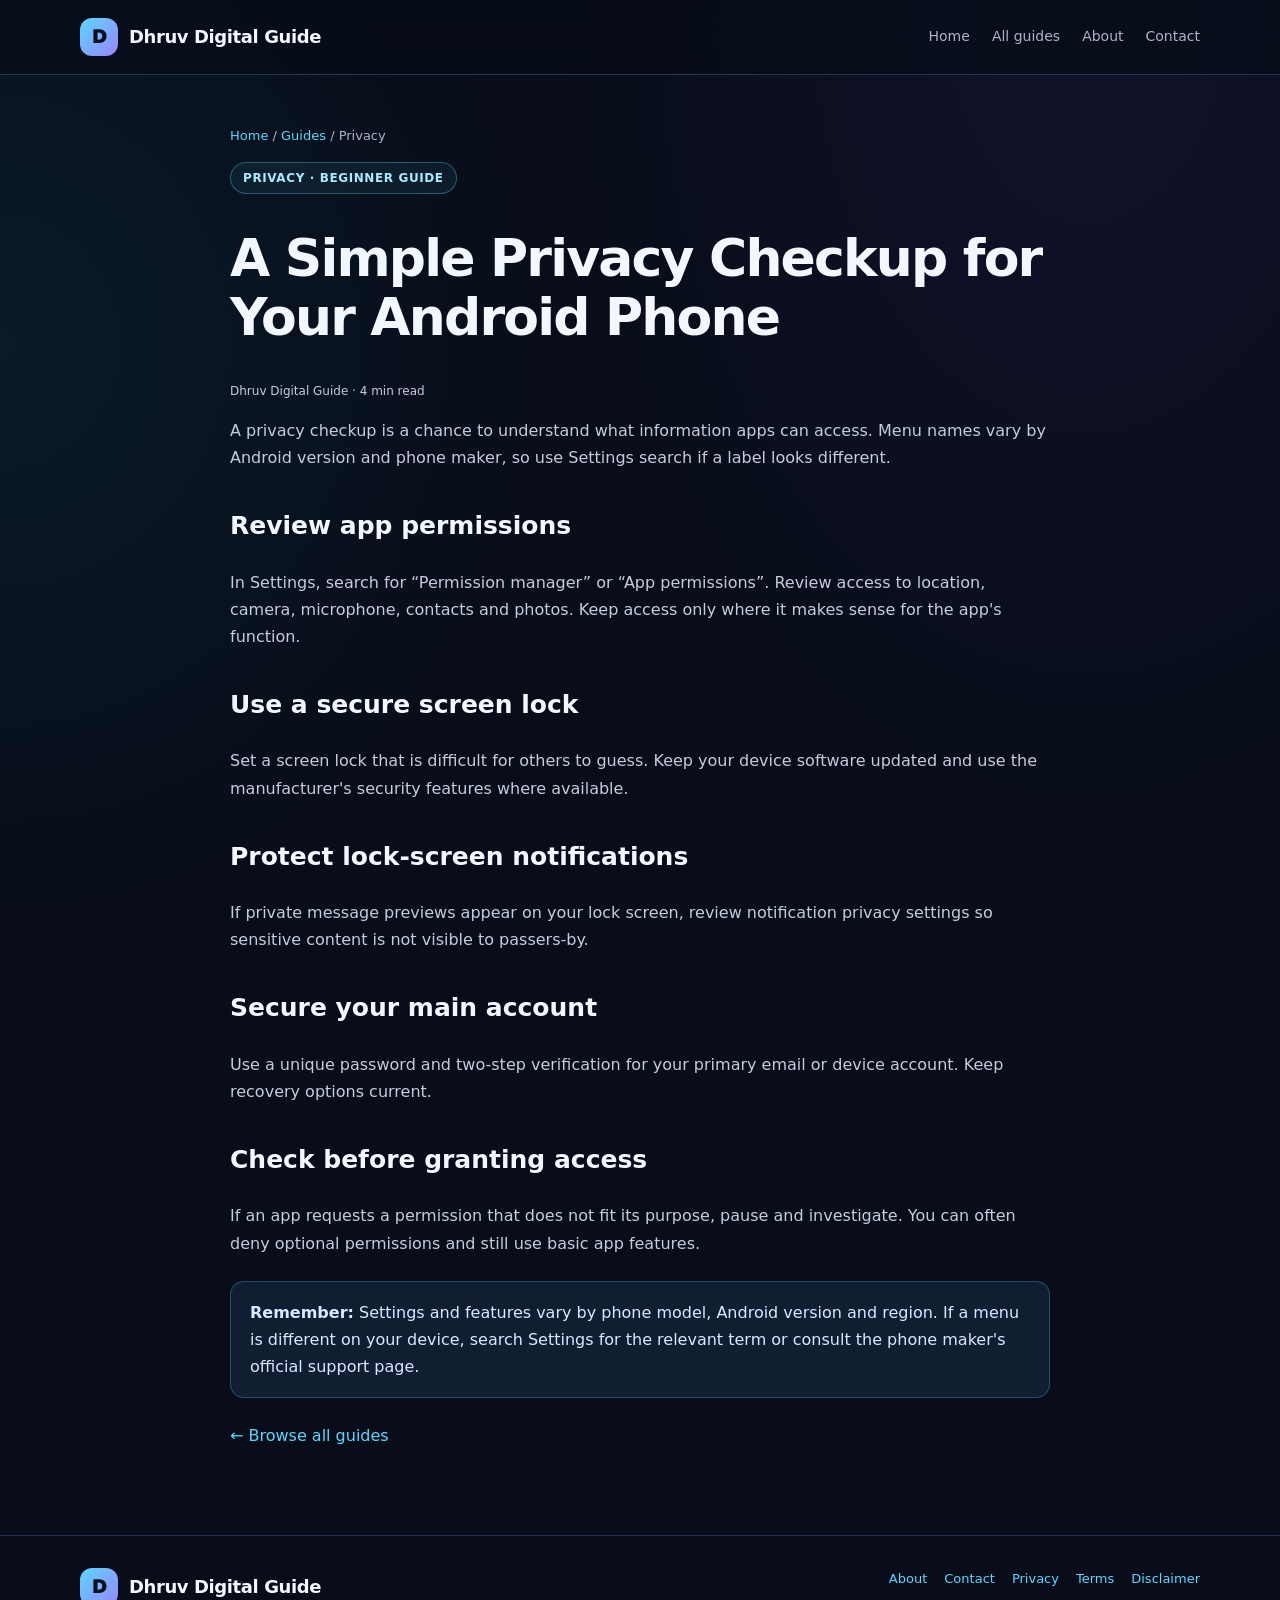
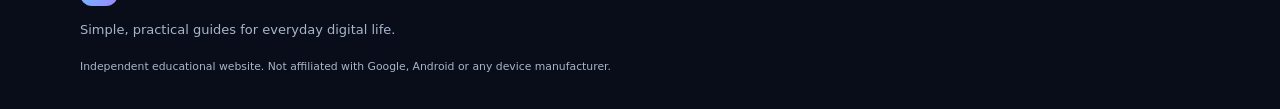
<file: phone-privacy-checkup.html>
<!doctype html><html lang="en"><head><meta charset="utf-8"><meta name="viewport" content="width=device-width, initial-scale=1"><meta name="theme-color" content="#080d19"><meta name="description" content="A Simple Privacy Checkup for Your Android Phone — practical, beginner-friendly digital guides."><title>A Simple Privacy Checkup for Your Android Phone | Dhruv Digital Guide</title><link rel="stylesheet" href="style.css"></head><body>
<header><div class="wrap nav"><a class="brand" href="index.html"><span class="mark">D</span>Dhruv Digital Guide</a><button class="menu" aria-label="Toggle menu" onclick="document.querySelector('.links').classList.toggle('open')">Menu ☰</button><nav class="links"><a href="index.html">Home</a><a href="articles.html">All guides</a><a href="about.html">About</a><a href="contact.html">Contact</a></nav></div></header>
<main class="wrap content"><div class="breadcrumb"><a href="index.html">Home</a> / <a href="articles.html">Guides</a> / Privacy</div><span class="tag">Privacy · Beginner guide</span><h1>A Simple Privacy Checkup for Your Android Phone</h1><p class="meta">Dhruv Digital Guide · 4 min read</p><p>A privacy checkup is a chance to understand what information apps can access. Menu names vary by Android version and phone maker, so use Settings search if a label looks different.</p><h2>Review app permissions</h2><p>In Settings, search for “Permission manager” or “App permissions”. Review access to location, camera, microphone, contacts and photos. Keep access only where it makes sense for the app's function.</p><h2>Use a secure screen lock</h2><p>Set a screen lock that is difficult for others to guess. Keep your device software updated and use the manufacturer's security features where available.</p><h2>Protect lock-screen notifications</h2><p>If private message previews appear on your lock screen, review notification privacy settings so sensitive content is not visible to passers-by.</p><h2>Secure your main account</h2><p>Use a unique password and two-step verification for your primary email or device account. Keep recovery options current.</p><h2>Check before granting access</h2><p>If an app requests a permission that does not fit its purpose, pause and investigate. You can often deny optional permissions and still use basic app features.</p><div class="callout"><strong>Remember:</strong> Settings and features vary by phone model, Android version and region. If a menu is different on your device, search Settings for the relevant term or consult the phone maker's official support page.</div><p><a href="articles.html">← Browse all guides</a></p></main>
<footer><div class="wrap foot"><div><a class="brand" href="index.html"><span class="mark">D</span>Dhruv Digital Guide</a><p>Simple, practical guides for everyday digital life.</p><small>Independent educational website. Not affiliated with Google, Android or any device manufacturer.</small></div><div class="footlinks"><a href="about.html">About</a><a href="contact.html">Contact</a><a href="privacy.html">Privacy</a><a href="terms.html">Terms</a><a href="disclaimer.html">Disclaimer</a></div></div></footer></body></html>
</file>
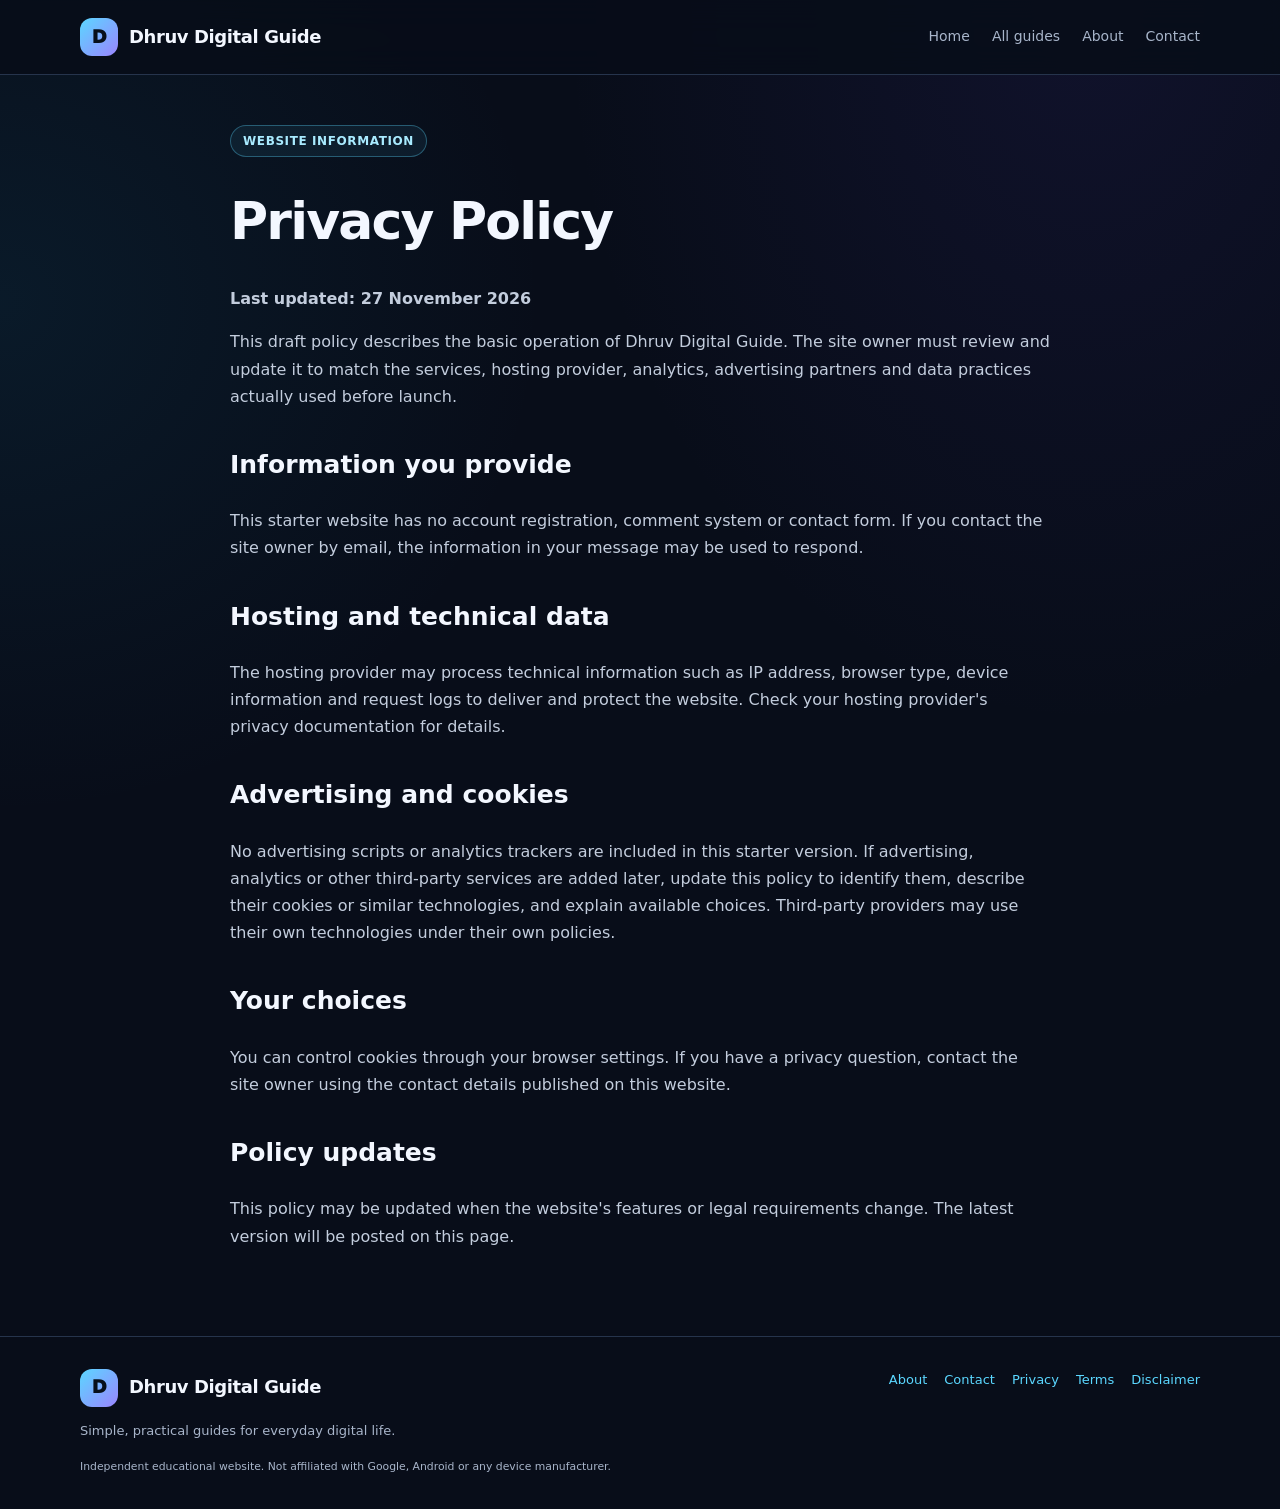
<file: privacy.html>
<!doctype html><html lang="en"><head><meta charset="utf-8"><meta name="viewport" content="width=device-width, initial-scale=1"><meta name="theme-color" content="#080d19"><meta name="description" content="Privacy Policy — practical, beginner-friendly digital guides."><title>Privacy Policy | Dhruv Digital Guide</title><link rel="stylesheet" href="style.css"></head><body>
<header><div class="wrap nav"><a class="brand" href="index.html"><span class="mark">D</span>Dhruv Digital Guide</a><button class="menu" aria-label="Toggle menu" onclick="document.querySelector('.links').classList.toggle('open')">Menu ☰</button><nav class="links"><a href="index.html">Home</a><a href="articles.html">All guides</a><a href="about.html">About</a><a href="contact.html">Contact</a></nav></div></header>
<main class="wrap content"><span class="tag">Website information</span><h1>Privacy Policy</h1><p><strong>Last updated: 27 November 2026</strong></p><p>This draft policy describes the basic operation of Dhruv Digital Guide. The site owner must review and update it to match the services, hosting provider, analytics, advertising partners and data practices actually used before launch.</p><h2>Information you provide</h2><p>This starter website has no account registration, comment system or contact form. If you contact the site owner by email, the information in your message may be used to respond.</p><h2>Hosting and technical data</h2><p>The hosting provider may process technical information such as IP address, browser type, device information and request logs to deliver and protect the website. Check your hosting provider's privacy documentation for details.</p><h2>Advertising and cookies</h2><p>No advertising scripts or analytics trackers are included in this starter version. If advertising, analytics or other third-party services are added later, update this policy to identify them, describe their cookies or similar technologies, and explain available choices. Third-party providers may use their own technologies under their own policies.</p><h2>Your choices</h2><p>You can control cookies through your browser settings. If you have a privacy question, contact the site owner using the contact details published on this website.</p><h2>Policy updates</h2><p>This policy may be updated when the website's features or legal requirements change. The latest version will be posted on this page.</p></main>
<footer><div class="wrap foot"><div><a class="brand" href="index.html"><span class="mark">D</span>Dhruv Digital Guide</a><p>Simple, practical guides for everyday digital life.</p><small>Independent educational website. Not affiliated with Google, Android or any device manufacturer.</small></div><div class="footlinks"><a href="about.html">About</a><a href="contact.html">Contact</a><a href="privacy.html">Privacy</a><a href="terms.html">Terms</a><a href="disclaimer.html">Disclaimer</a></div></div></footer></body></html>
</file>
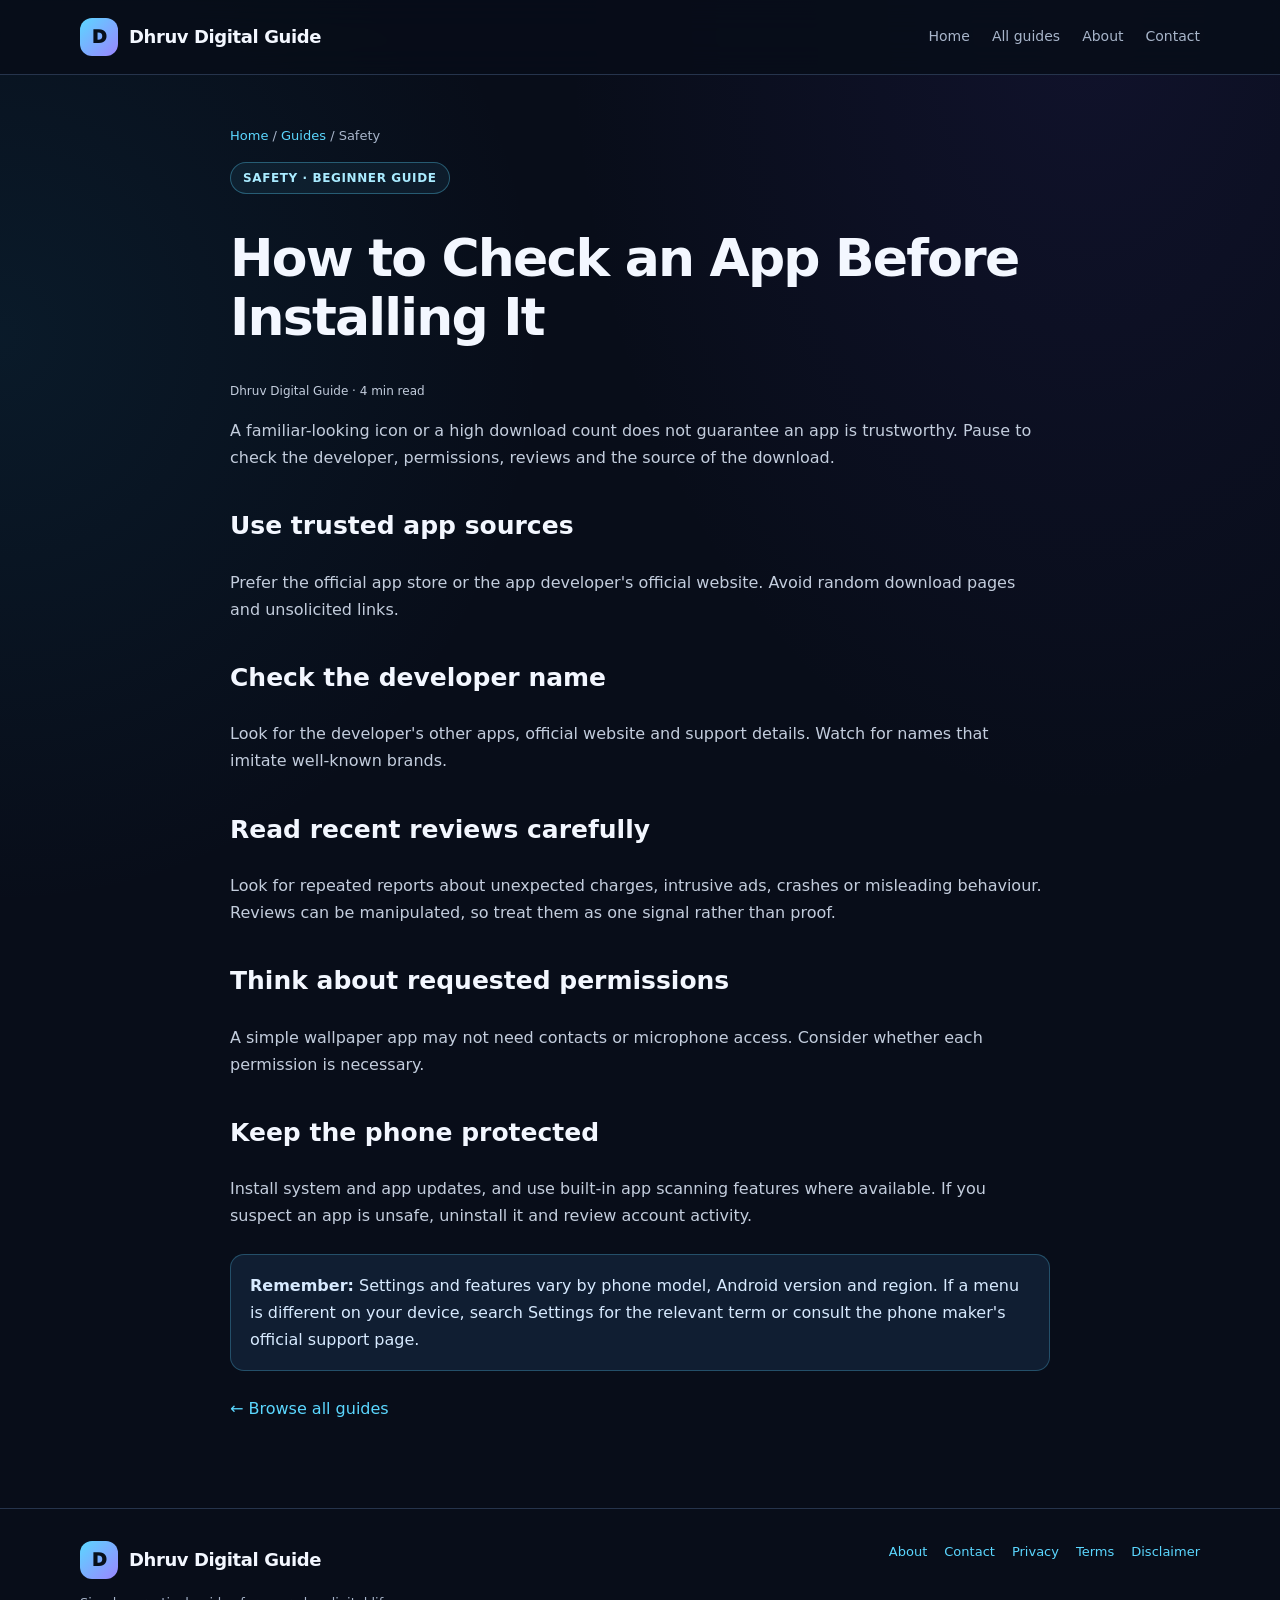
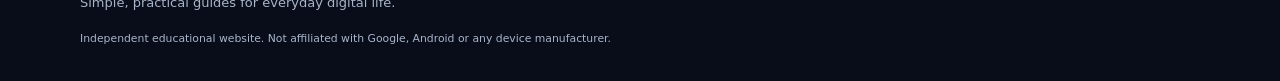
<file: spot-fake-apps.html>
<!doctype html><html lang="en"><head><meta charset="utf-8"><meta name="viewport" content="width=device-width, initial-scale=1"><meta name="theme-color" content="#080d19"><meta name="description" content="How to Check an App Before Installing It — practical, beginner-friendly digital guides."><title>How to Check an App Before Installing It | Dhruv Digital Guide</title><link rel="stylesheet" href="style.css"></head><body>
<header><div class="wrap nav"><a class="brand" href="index.html"><span class="mark">D</span>Dhruv Digital Guide</a><button class="menu" aria-label="Toggle menu" onclick="document.querySelector('.links').classList.toggle('open')">Menu ☰</button><nav class="links"><a href="index.html">Home</a><a href="articles.html">All guides</a><a href="about.html">About</a><a href="contact.html">Contact</a></nav></div></header>
<main class="wrap content"><div class="breadcrumb"><a href="index.html">Home</a> / <a href="articles.html">Guides</a> / Safety</div><span class="tag">Safety · Beginner guide</span><h1>How to Check an App Before Installing It</h1><p class="meta">Dhruv Digital Guide · 4 min read</p><p>A familiar-looking icon or a high download count does not guarantee an app is trustworthy. Pause to check the developer, permissions, reviews and the source of the download.</p><h2>Use trusted app sources</h2><p>Prefer the official app store or the app developer's official website. Avoid random download pages and unsolicited links.</p><h2>Check the developer name</h2><p>Look for the developer's other apps, official website and support details. Watch for names that imitate well-known brands.</p><h2>Read recent reviews carefully</h2><p>Look for repeated reports about unexpected charges, intrusive ads, crashes or misleading behaviour. Reviews can be manipulated, so treat them as one signal rather than proof.</p><h2>Think about requested permissions</h2><p>A simple wallpaper app may not need contacts or microphone access. Consider whether each permission is necessary.</p><h2>Keep the phone protected</h2><p>Install system and app updates, and use built-in app scanning features where available. If you suspect an app is unsafe, uninstall it and review account activity.</p><div class="callout"><strong>Remember:</strong> Settings and features vary by phone model, Android version and region. If a menu is different on your device, search Settings for the relevant term or consult the phone maker's official support page.</div><p><a href="articles.html">← Browse all guides</a></p></main>
<footer><div class="wrap foot"><div><a class="brand" href="index.html"><span class="mark">D</span>Dhruv Digital Guide</a><p>Simple, practical guides for everyday digital life.</p><small>Independent educational website. Not affiliated with Google, Android or any device manufacturer.</small></div><div class="footlinks"><a href="about.html">About</a><a href="contact.html">Contact</a><a href="privacy.html">Privacy</a><a href="terms.html">Terms</a><a href="disclaimer.html">Disclaimer</a></div></div></footer></body></html>
</file>
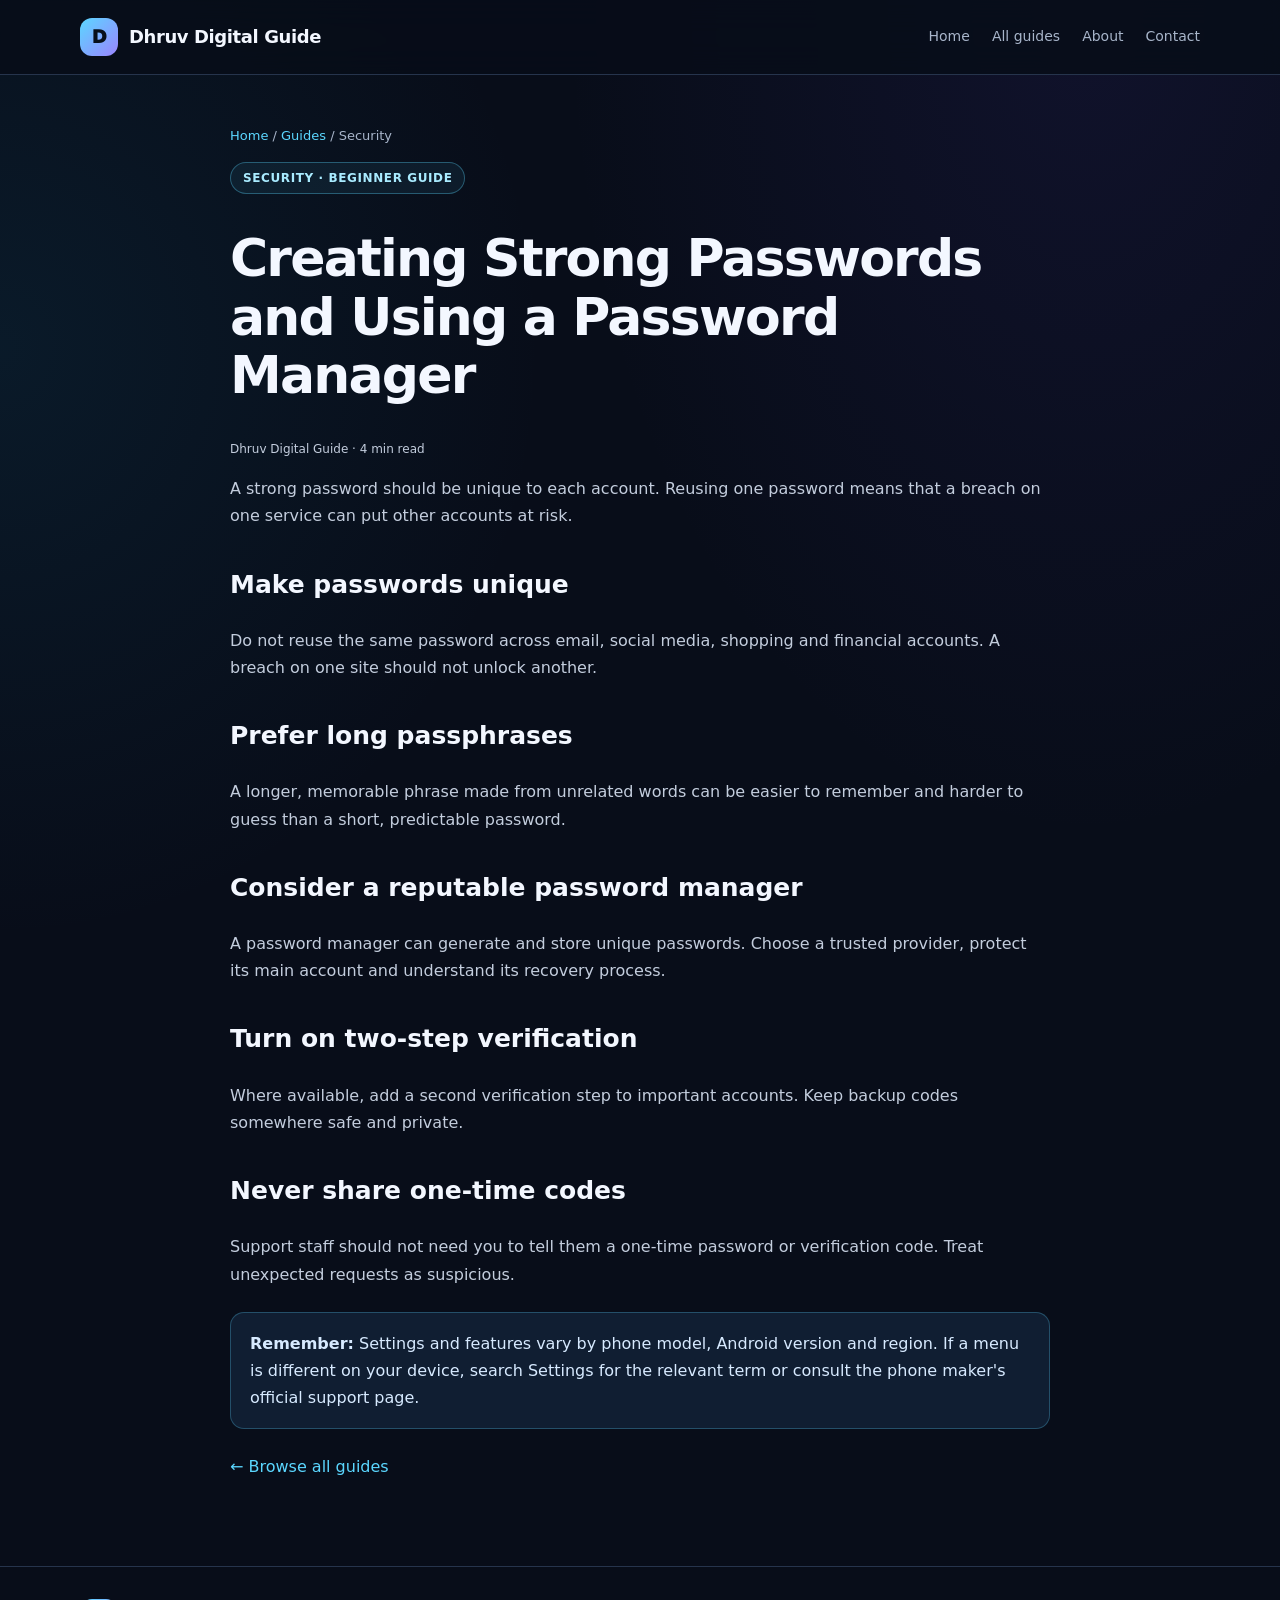
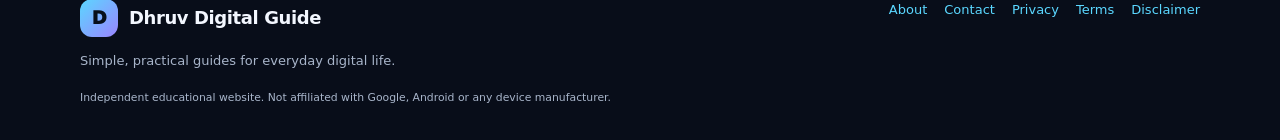
<file: strong-passwords.html>
<!doctype html><html lang="en"><head><meta charset="utf-8"><meta name="viewport" content="width=device-width, initial-scale=1"><meta name="theme-color" content="#080d19"><meta name="description" content="Creating Strong Passwords and Using a Password Manager — practical, beginner-friendly digital guides."><title>Creating Strong Passwords and Using a Password Manager | Dhruv Digital Guide</title><link rel="stylesheet" href="style.css"></head><body>
<header><div class="wrap nav"><a class="brand" href="index.html"><span class="mark">D</span>Dhruv Digital Guide</a><button class="menu" aria-label="Toggle menu" onclick="document.querySelector('.links').classList.toggle('open')">Menu ☰</button><nav class="links"><a href="index.html">Home</a><a href="articles.html">All guides</a><a href="about.html">About</a><a href="contact.html">Contact</a></nav></div></header>
<main class="wrap content"><div class="breadcrumb"><a href="index.html">Home</a> / <a href="articles.html">Guides</a> / Security</div><span class="tag">Security · Beginner guide</span><h1>Creating Strong Passwords and Using a Password Manager</h1><p class="meta">Dhruv Digital Guide · 4 min read</p><p>A strong password should be unique to each account. Reusing one password means that a breach on one service can put other accounts at risk.</p><h2>Make passwords unique</h2><p>Do not reuse the same password across email, social media, shopping and financial accounts. A breach on one site should not unlock another.</p><h2>Prefer long passphrases</h2><p>A longer, memorable phrase made from unrelated words can be easier to remember and harder to guess than a short, predictable password.</p><h2>Consider a reputable password manager</h2><p>A password manager can generate and store unique passwords. Choose a trusted provider, protect its main account and understand its recovery process.</p><h2>Turn on two-step verification</h2><p>Where available, add a second verification step to important accounts. Keep backup codes somewhere safe and private.</p><h2>Never share one-time codes</h2><p>Support staff should not need you to tell them a one-time password or verification code. Treat unexpected requests as suspicious.</p><div class="callout"><strong>Remember:</strong> Settings and features vary by phone model, Android version and region. If a menu is different on your device, search Settings for the relevant term or consult the phone maker's official support page.</div><p><a href="articles.html">← Browse all guides</a></p></main>
<footer><div class="wrap foot"><div><a class="brand" href="index.html"><span class="mark">D</span>Dhruv Digital Guide</a><p>Simple, practical guides for everyday digital life.</p><small>Independent educational website. Not affiliated with Google, Android or any device manufacturer.</small></div><div class="footlinks"><a href="about.html">About</a><a href="contact.html">Contact</a><a href="privacy.html">Privacy</a><a href="terms.html">Terms</a><a href="disclaimer.html">Disclaimer</a></div></div></footer></body></html>
</file>
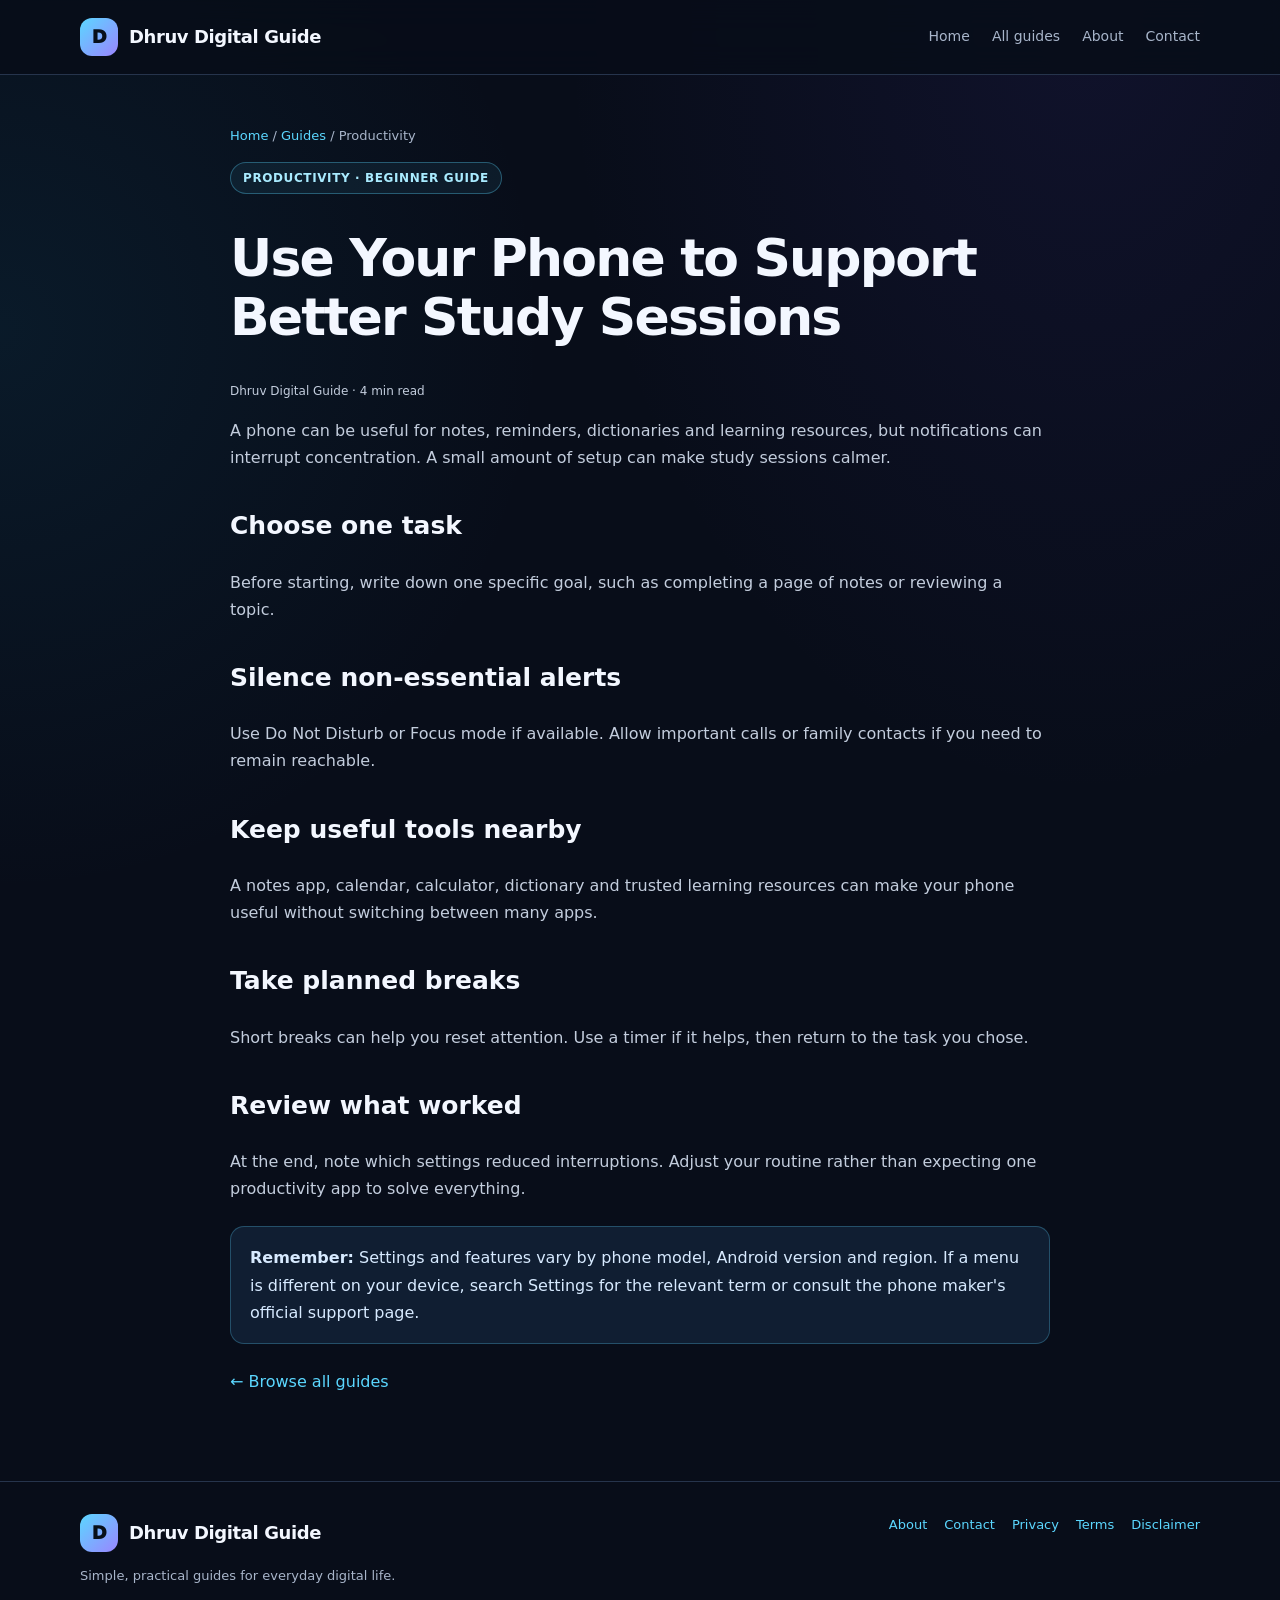
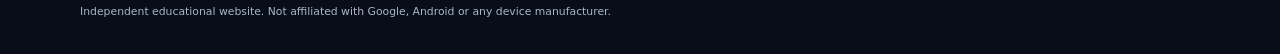
<file: study-focus-phone.html>
<!doctype html><html lang="en"><head><meta charset="utf-8"><meta name="viewport" content="width=device-width, initial-scale=1"><meta name="theme-color" content="#080d19"><meta name="description" content="Use Your Phone to Support Better Study Sessions — practical, beginner-friendly digital guides."><title>Use Your Phone to Support Better Study Sessions | Dhruv Digital Guide</title><link rel="stylesheet" href="style.css"></head><body>
<header><div class="wrap nav"><a class="brand" href="index.html"><span class="mark">D</span>Dhruv Digital Guide</a><button class="menu" aria-label="Toggle menu" onclick="document.querySelector('.links').classList.toggle('open')">Menu ☰</button><nav class="links"><a href="index.html">Home</a><a href="articles.html">All guides</a><a href="about.html">About</a><a href="contact.html">Contact</a></nav></div></header>
<main class="wrap content"><div class="breadcrumb"><a href="index.html">Home</a> / <a href="articles.html">Guides</a> / Productivity</div><span class="tag">Productivity · Beginner guide</span><h1>Use Your Phone to Support Better Study Sessions</h1><p class="meta">Dhruv Digital Guide · 4 min read</p><p>A phone can be useful for notes, reminders, dictionaries and learning resources, but notifications can interrupt concentration. A small amount of setup can make study sessions calmer.</p><h2>Choose one task</h2><p>Before starting, write down one specific goal, such as completing a page of notes or reviewing a topic.</p><h2>Silence non-essential alerts</h2><p>Use Do Not Disturb or Focus mode if available. Allow important calls or family contacts if you need to remain reachable.</p><h2>Keep useful tools nearby</h2><p>A notes app, calendar, calculator, dictionary and trusted learning resources can make your phone useful without switching between many apps.</p><h2>Take planned breaks</h2><p>Short breaks can help you reset attention. Use a timer if it helps, then return to the task you chose.</p><h2>Review what worked</h2><p>At the end, note which settings reduced interruptions. Adjust your routine rather than expecting one productivity app to solve everything.</p><div class="callout"><strong>Remember:</strong> Settings and features vary by phone model, Android version and region. If a menu is different on your device, search Settings for the relevant term or consult the phone maker's official support page.</div><p><a href="articles.html">← Browse all guides</a></p></main>
<footer><div class="wrap foot"><div><a class="brand" href="index.html"><span class="mark">D</span>Dhruv Digital Guide</a><p>Simple, practical guides for everyday digital life.</p><small>Independent educational website. Not affiliated with Google, Android or any device manufacturer.</small></div><div class="footlinks"><a href="about.html">About</a><a href="contact.html">Contact</a><a href="privacy.html">Privacy</a><a href="terms.html">Terms</a><a href="disclaimer.html">Disclaimer</a></div></div></footer></body></html>
</file>
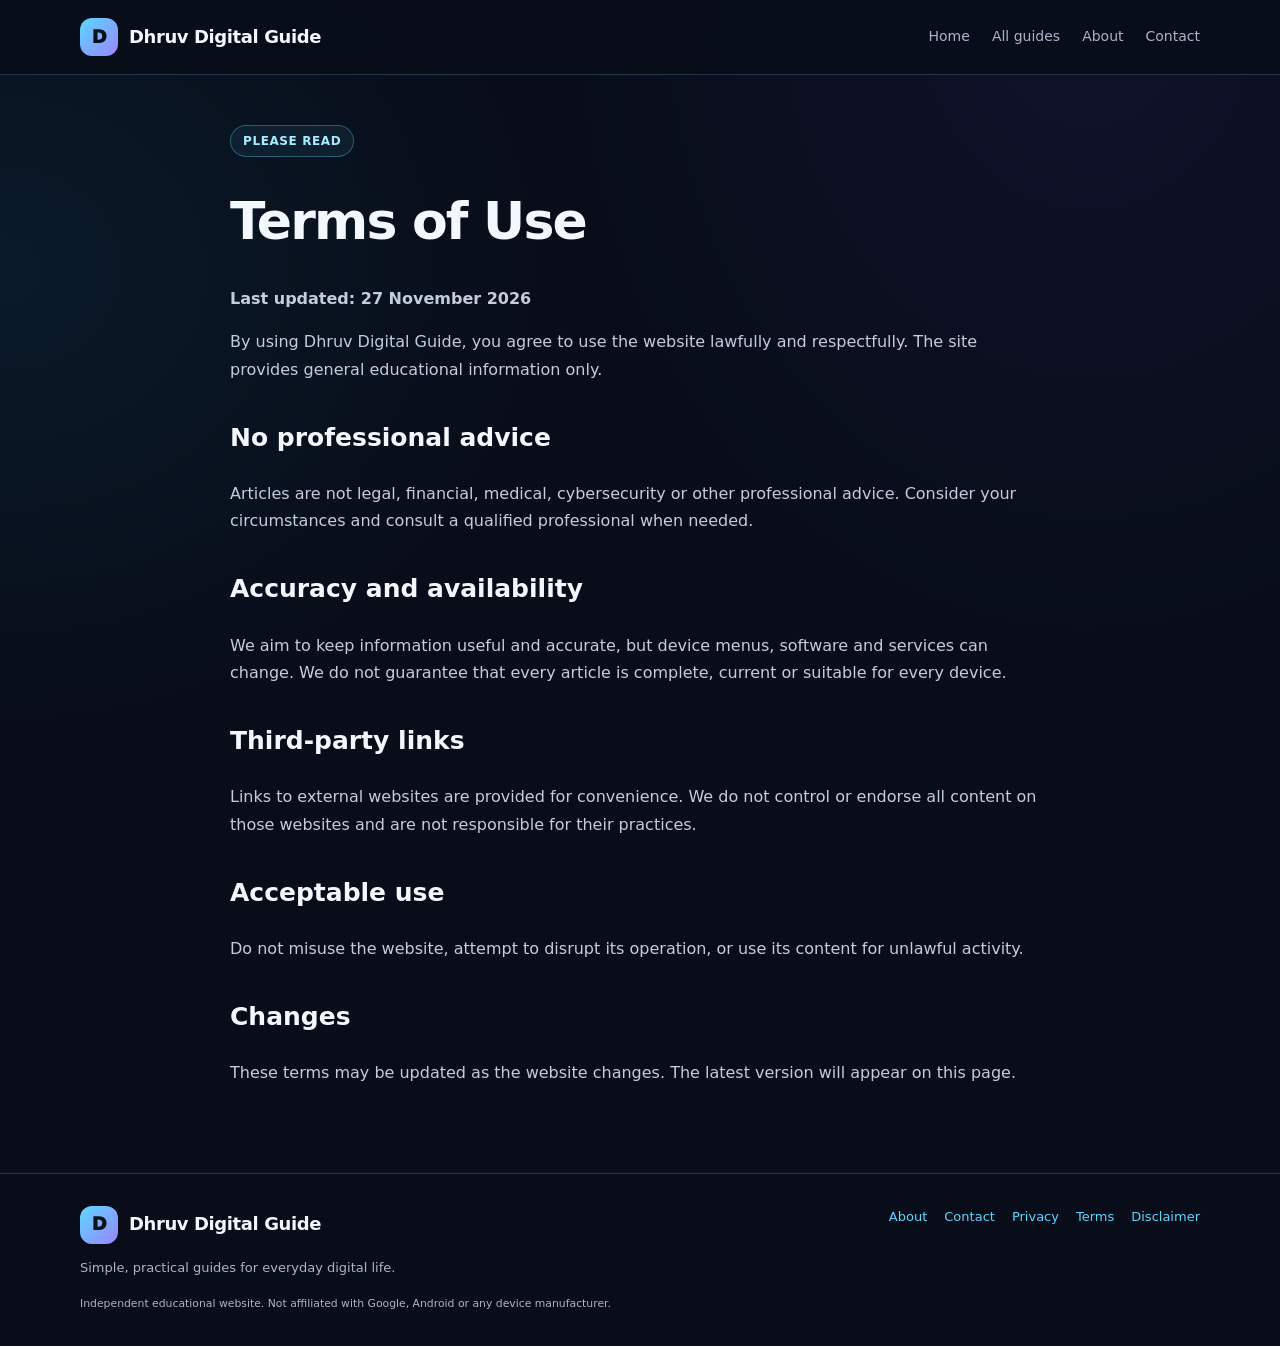
<file: terms.html>
<!doctype html><html lang="en"><head><meta charset="utf-8"><meta name="viewport" content="width=device-width, initial-scale=1"><meta name="theme-color" content="#080d19"><meta name="description" content="Terms of Use — practical, beginner-friendly digital guides."><title>Terms of Use | Dhruv Digital Guide</title><link rel="stylesheet" href="style.css"></head><body>
<header><div class="wrap nav"><a class="brand" href="index.html"><span class="mark">D</span>Dhruv Digital Guide</a><button class="menu" aria-label="Toggle menu" onclick="document.querySelector('.links').classList.toggle('open')">Menu ☰</button><nav class="links"><a href="index.html">Home</a><a href="articles.html">All guides</a><a href="about.html">About</a><a href="contact.html">Contact</a></nav></div></header>
<main class="wrap content"><span class="tag">Please read</span><h1>Terms of Use</h1><p><strong>Last updated: 27 November 2026</strong></p><p>By using Dhruv Digital Guide, you agree to use the website lawfully and respectfully. The site provides general educational information only.</p><h2>No professional advice</h2><p>Articles are not legal, financial, medical, cybersecurity or other professional advice. Consider your circumstances and consult a qualified professional when needed.</p><h2>Accuracy and availability</h2><p>We aim to keep information useful and accurate, but device menus, software and services can change. We do not guarantee that every article is complete, current or suitable for every device.</p><h2>Third-party links</h2><p>Links to external websites are provided for convenience. We do not control or endorse all content on those websites and are not responsible for their practices.</p><h2>Acceptable use</h2><p>Do not misuse the website, attempt to disrupt its operation, or use its content for unlawful activity.</p><h2>Changes</h2><p>These terms may be updated as the website changes. The latest version will appear on this page.</p></main>
<footer><div class="wrap foot"><div><a class="brand" href="index.html"><span class="mark">D</span>Dhruv Digital Guide</a><p>Simple, practical guides for everyday digital life.</p><small>Independent educational website. Not affiliated with Google, Android or any device manufacturer.</small></div><div class="footlinks"><a href="about.html">About</a><a href="contact.html">Contact</a><a href="privacy.html">Privacy</a><a href="terms.html">Terms</a><a href="disclaimer.html">Disclaimer</a></div></div></footer></body></html>
</file>
<file: style.css>
:root{--bg:#080d19;--panel:#111a2b;--panel2:#152239;--ink:#f3f7ff;--muted:#a8b5ca;--cyan:#5bd7ff;--violet:#9a85ff;--line:#26344c;--max:1120px}
*{box-sizing:border-box}html{scroll-behavior:smooth}body{margin:0;background:radial-gradient(ellipse at 85% 0%,#4734a522,transparent 34%),radial-gradient(ellipse at 0% 20%,#16769b20,transparent 30%),var(--bg);color:var(--ink);font:16px/1.7 system-ui,-apple-system,Segoe UI,Roboto,Arial,sans-serif}
a{color:var(--cyan);text-decoration:none}a:hover{text-decoration:underline}img{max-width:100%}.wrap{width:min(var(--max),calc(100% - 36px));margin:auto}
header{border-bottom:1px solid var(--line);background:#080d19dd;position:sticky;top:0;z-index:10;backdrop-filter:blur(16px)}.nav{height:74px;display:flex;align-items:center;justify-content:space-between;gap:20px}.brand{display:flex;align-items:center;gap:11px;color:var(--ink);font-weight:850;font-size:18px;letter-spacing:-.4px}.mark{width:38px;height:38px;border-radius:12px;background:linear-gradient(135deg,var(--cyan),var(--violet));color:#07101b;display:grid;place-items:center;font-weight:1000}.links{display:flex;gap:22px;align-items:center;font-size:14px}.links a{color:var(--muted)}.links a:hover{color:white}.menu{display:none;background:none;border:1px solid var(--line);color:white;border-radius:9px;padding:8px 11px}
.hero{padding:76px 0 56px;display:grid;grid-template-columns:1.2fr .8fr;gap:42px;align-items:center}.tag{display:inline-block;border:1px solid #5bd7ff55;background:#5bd7ff12;color:#a9ebff;border-radius:30px;padding:5px 12px;font-size:12px;font-weight:800;letter-spacing:.6px;text-transform:uppercase}.hero h1{font-size:clamp(38px,6vw,66px);line-height:1.07;letter-spacing:-2.8px;margin:18px 0}.grad{background:linear-gradient(95deg,#fff,var(--cyan),var(--violet));background-clip:text;color:transparent}.hero p{font-size:18px;color:var(--muted);max-width:680px}.hero-art{min-height:250px;border:1px solid #6478a744;border-radius:28px;background:linear-gradient(145deg,#12233b,#11142a);display:grid;place-items:center;position:relative;overflow:hidden;box-shadow:0 25px 90px #0005}.glow{position:absolute;width:210px;height:210px;border-radius:50%;background:#5bd7ff33;filter:blur(40px)}.art-icon{font-size:100px;position:relative;filter:drop-shadow(0 15px 30px #5bd7ff55)}
.btn{display:inline-block;background:linear-gradient(100deg,var(--cyan),var(--violet));color:#07101b;font-weight:800;padding:12px 18px;border-radius:12px;margin-top:12px}.btn:hover{text-decoration:none;filter:brightness(1.1)}
.section{padding:42px 0}.section-head{display:flex;align-items:end;justify-content:space-between;gap:18px;margin-bottom:22px}.section-head h2{font-size:30px;letter-spacing:-1px;margin:0}.section-head p{color:var(--muted);margin:0;max-width:500px}.grid{display:grid;grid-template-columns:repeat(3,1fr);gap:18px}.card{background:linear-gradient(145deg,var(--panel),#0e1727);border:1px solid var(--line);border-radius:18px;padding:22px;transition:.2s}.card:hover{transform:translateY(-4px);border-color:#5bd7ff88}.icon{width:44px;height:44px;display:grid;place-items:center;border-radius:13px;background:#5bd7ff16;color:var(--cyan);font-size:23px}.card h3{font-size:19px;line-height:1.3;margin:15px 0 8px}.card p{color:var(--muted);font-size:14px;margin:0 0 14px}.meta{font-size:12px;color:#8293ad}
.content{max-width:820px;margin:0 auto;padding:50px 0 70px}.content h1{font-size:clamp(34px,5vw,52px);line-height:1.12;letter-spacing:-1.8px}.content h2{margin-top:34px;font-size:25px}.content h3{margin-top:25px}.content p,.content li{color:#c3cddd}.content ul{padding-left:23px}.callout{background:#101e32;border:1px solid #5bd7ff44;border-radius:14px;padding:17px 19px;margin:24px 0;color:#d7eaff}.breadcrumb{color:var(--muted);font-size:13px;margin-bottom:15px}.article-list{display:grid;gap:13px}.article-row{padding:18px;border:1px solid var(--line);border-radius:15px;background:#101a2a}.article-row h3{margin:0 0 5px}.article-row p{color:var(--muted);margin:0;font-size:14px}
footer{border-top:1px solid var(--line);padding:32px 0;color:var(--muted);font-size:13px}.foot{display:flex;justify-content:space-between;gap:25px;flex-wrap:wrap}.footlinks{display:flex;gap:17px;flex-wrap:wrap}
input,textarea{width:100%;background:#0d1728;color:white;border:1px solid var(--line);border-radius:10px;padding:12px;font:inherit}label{display:block;margin:14px 0 6px;color:#c3cddd}button{cursor:pointer}
@media(max-width:800px){.hero{grid-template-columns:1fr;padding-top:50px}.hero-art{min-height:200px}.grid{grid-template-columns:repeat(2,1fr)}.links{display:none;position:absolute;left:0;right:0;top:73px;background:#0b1221;padding:18px 22px;border-bottom:1px solid var(--line);flex-direction:column;align-items:flex-start}.links.open{display:flex}.menu{display:block}}
@media(max-width:560px){.grid{grid-template-columns:1fr}.section-head{display:block}.section-head p{margin-top:8px}.hero h1{letter-spacing:-1.8px}.wrap{width:calc(100% - 28px)}}
</file>
